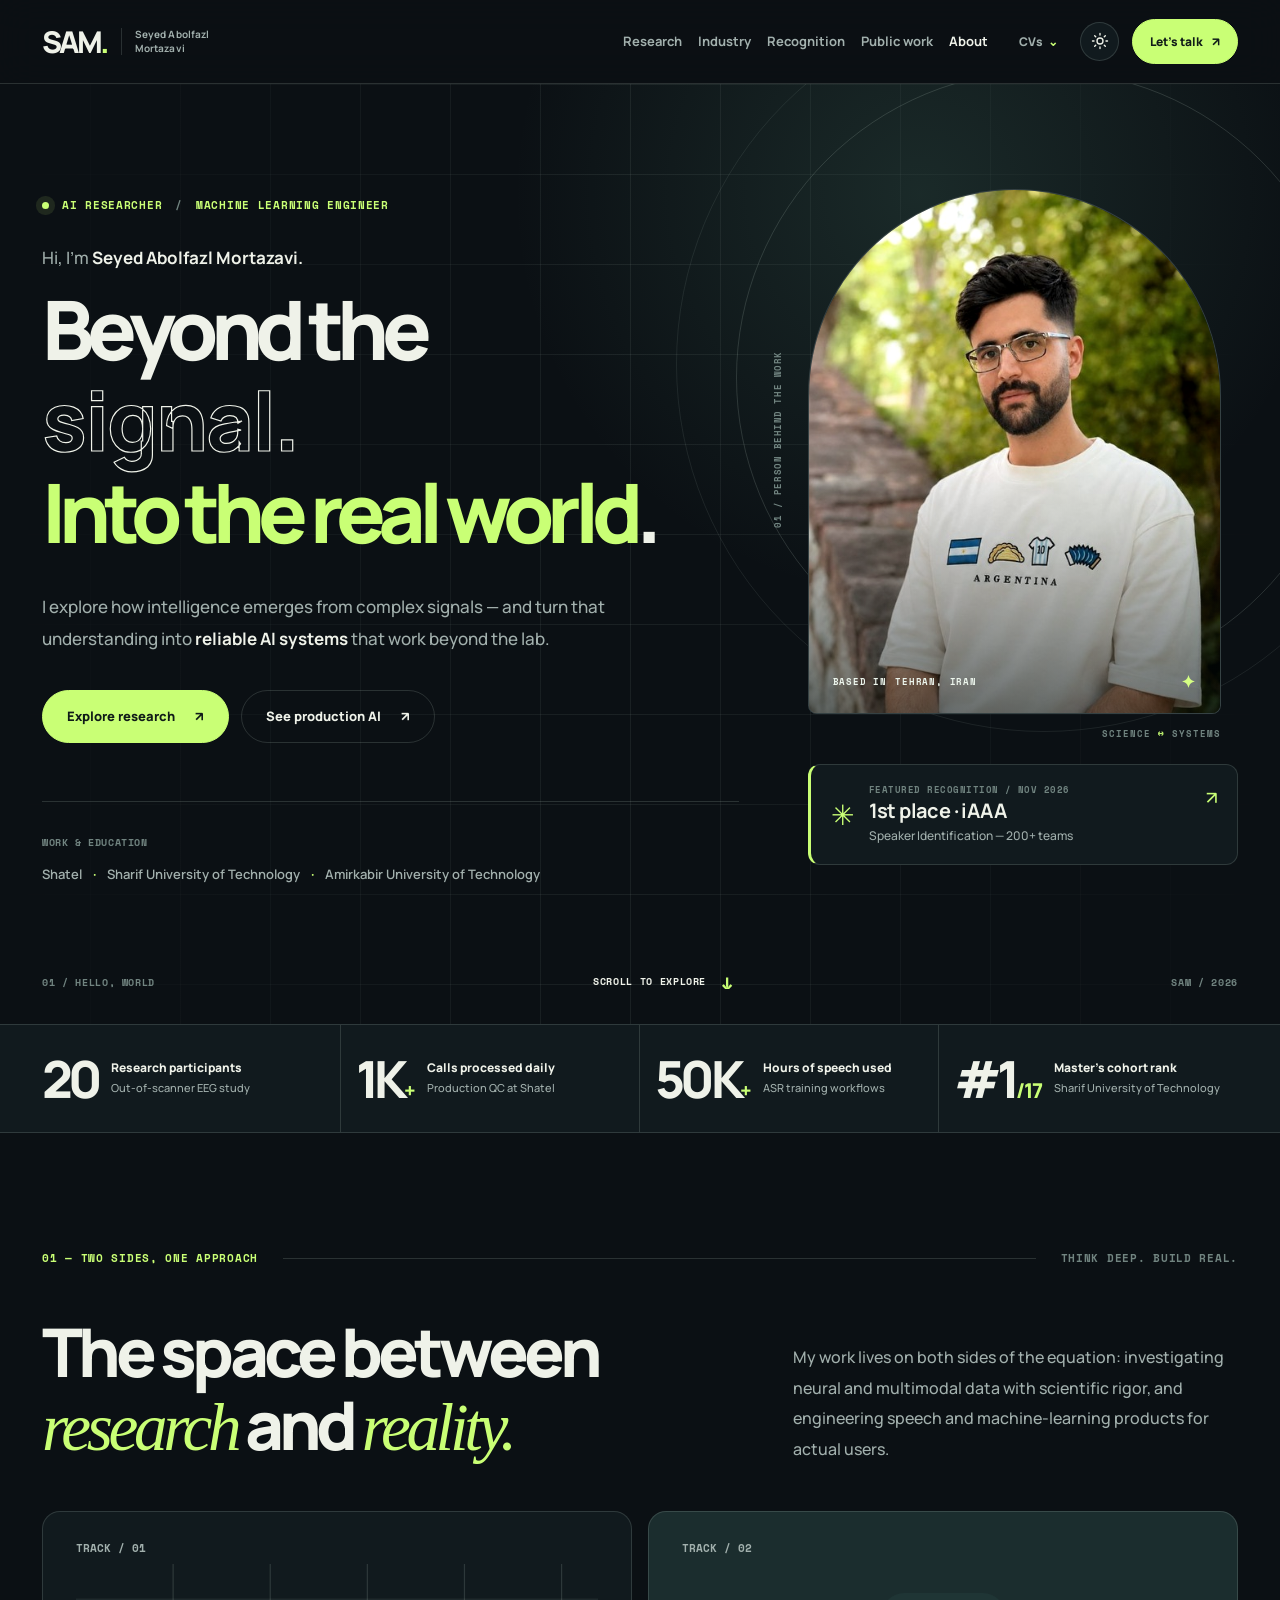
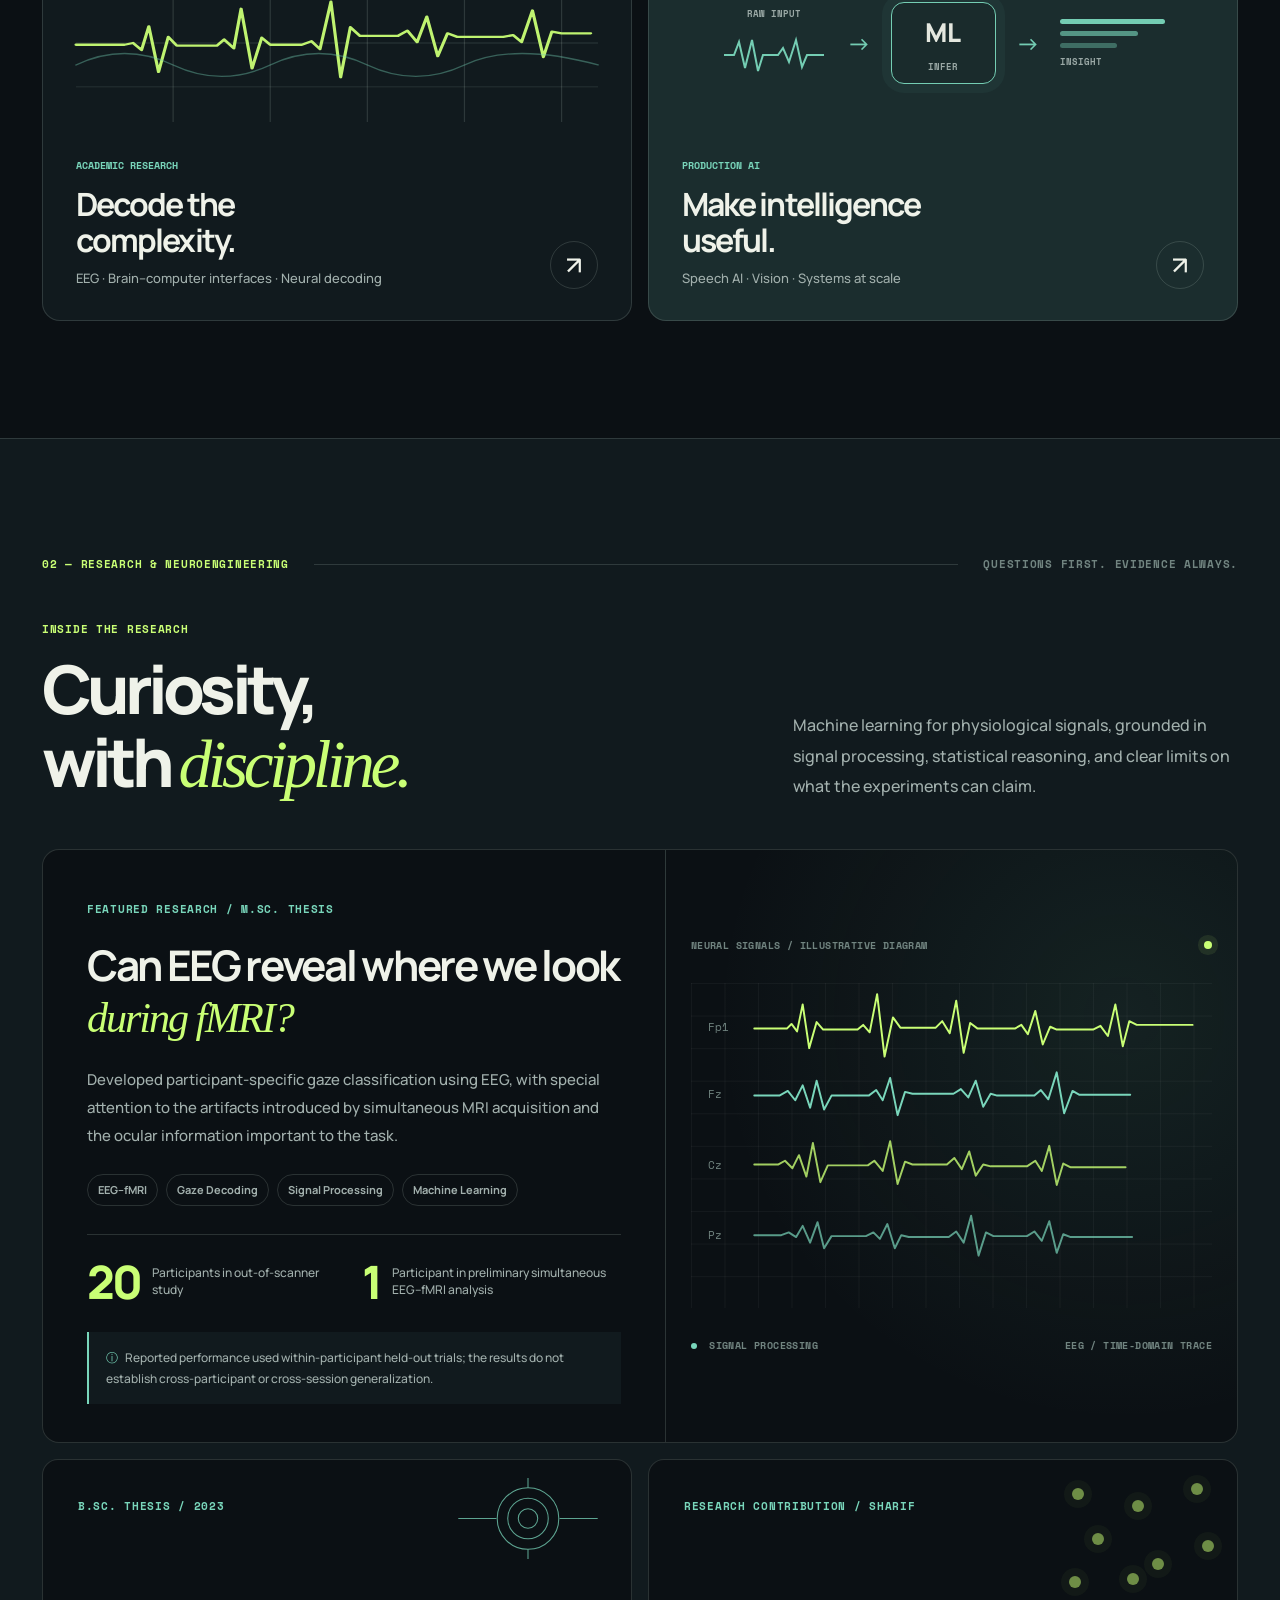
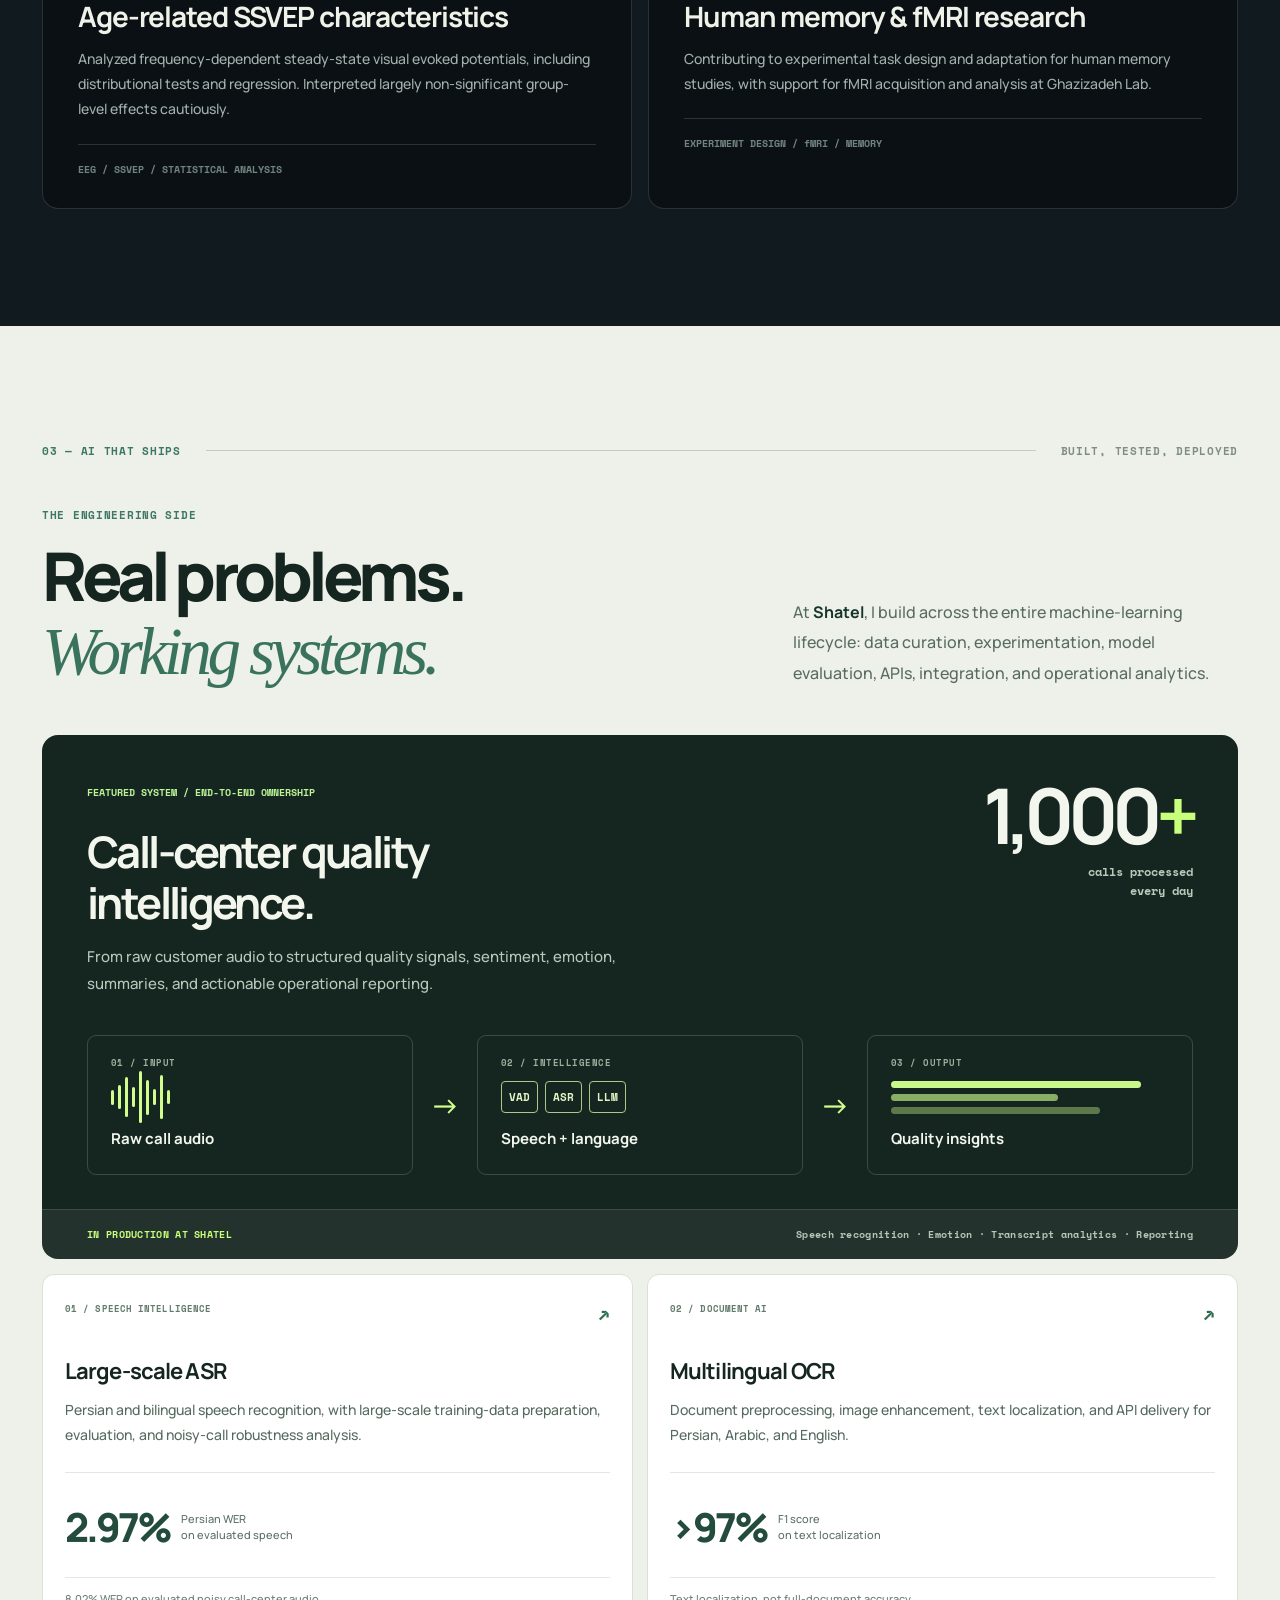
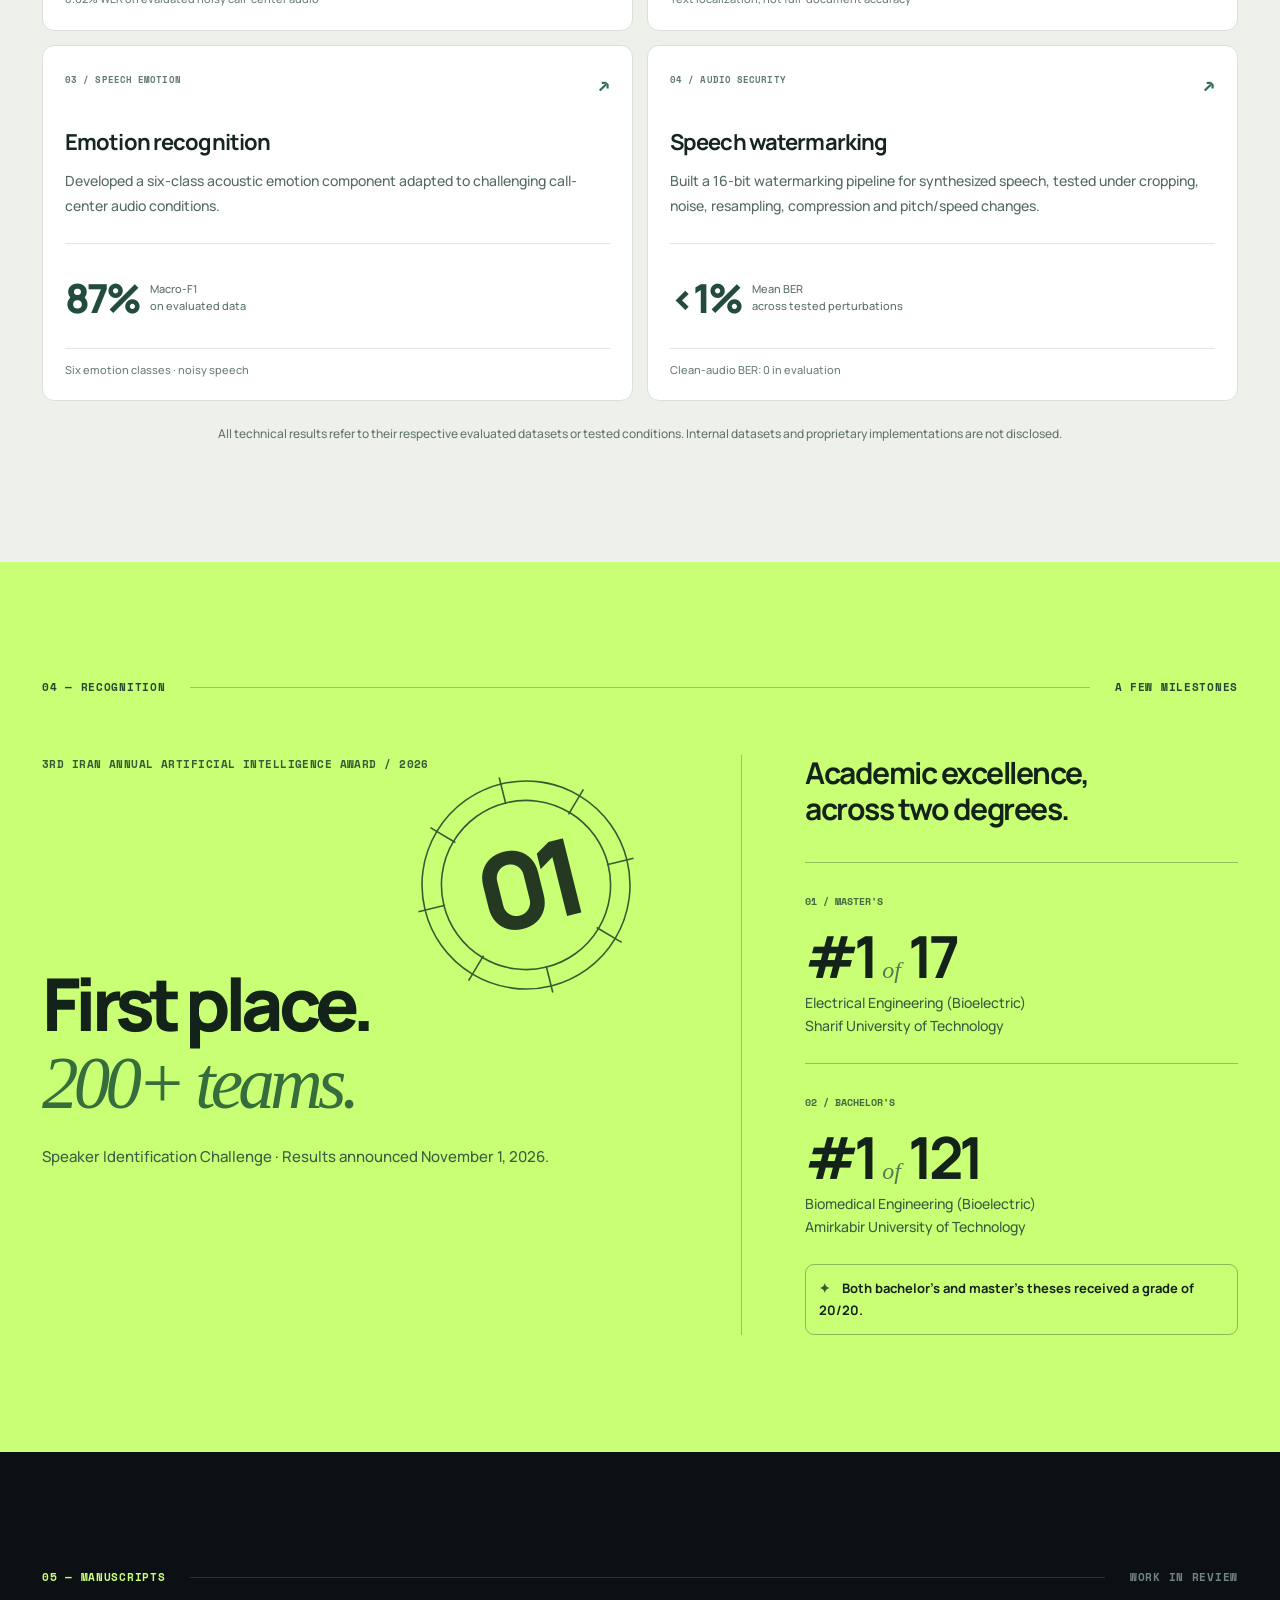
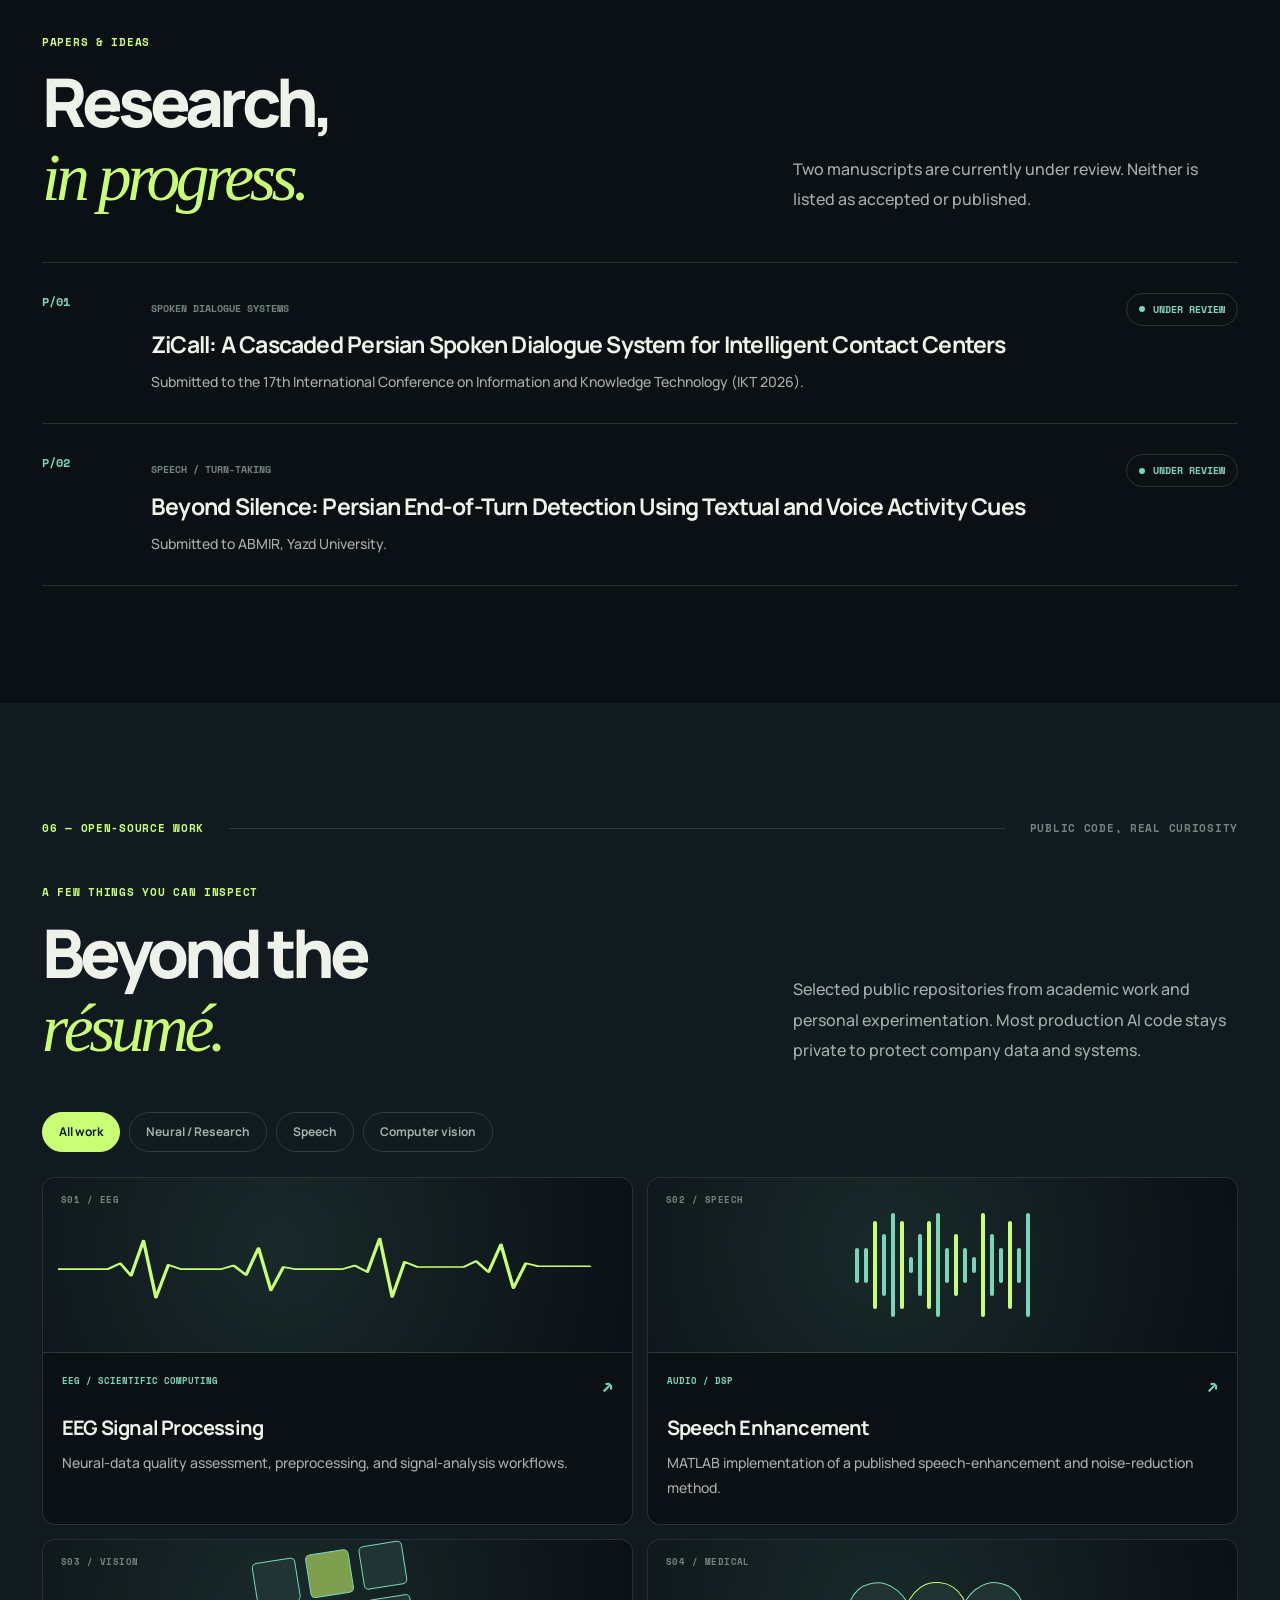
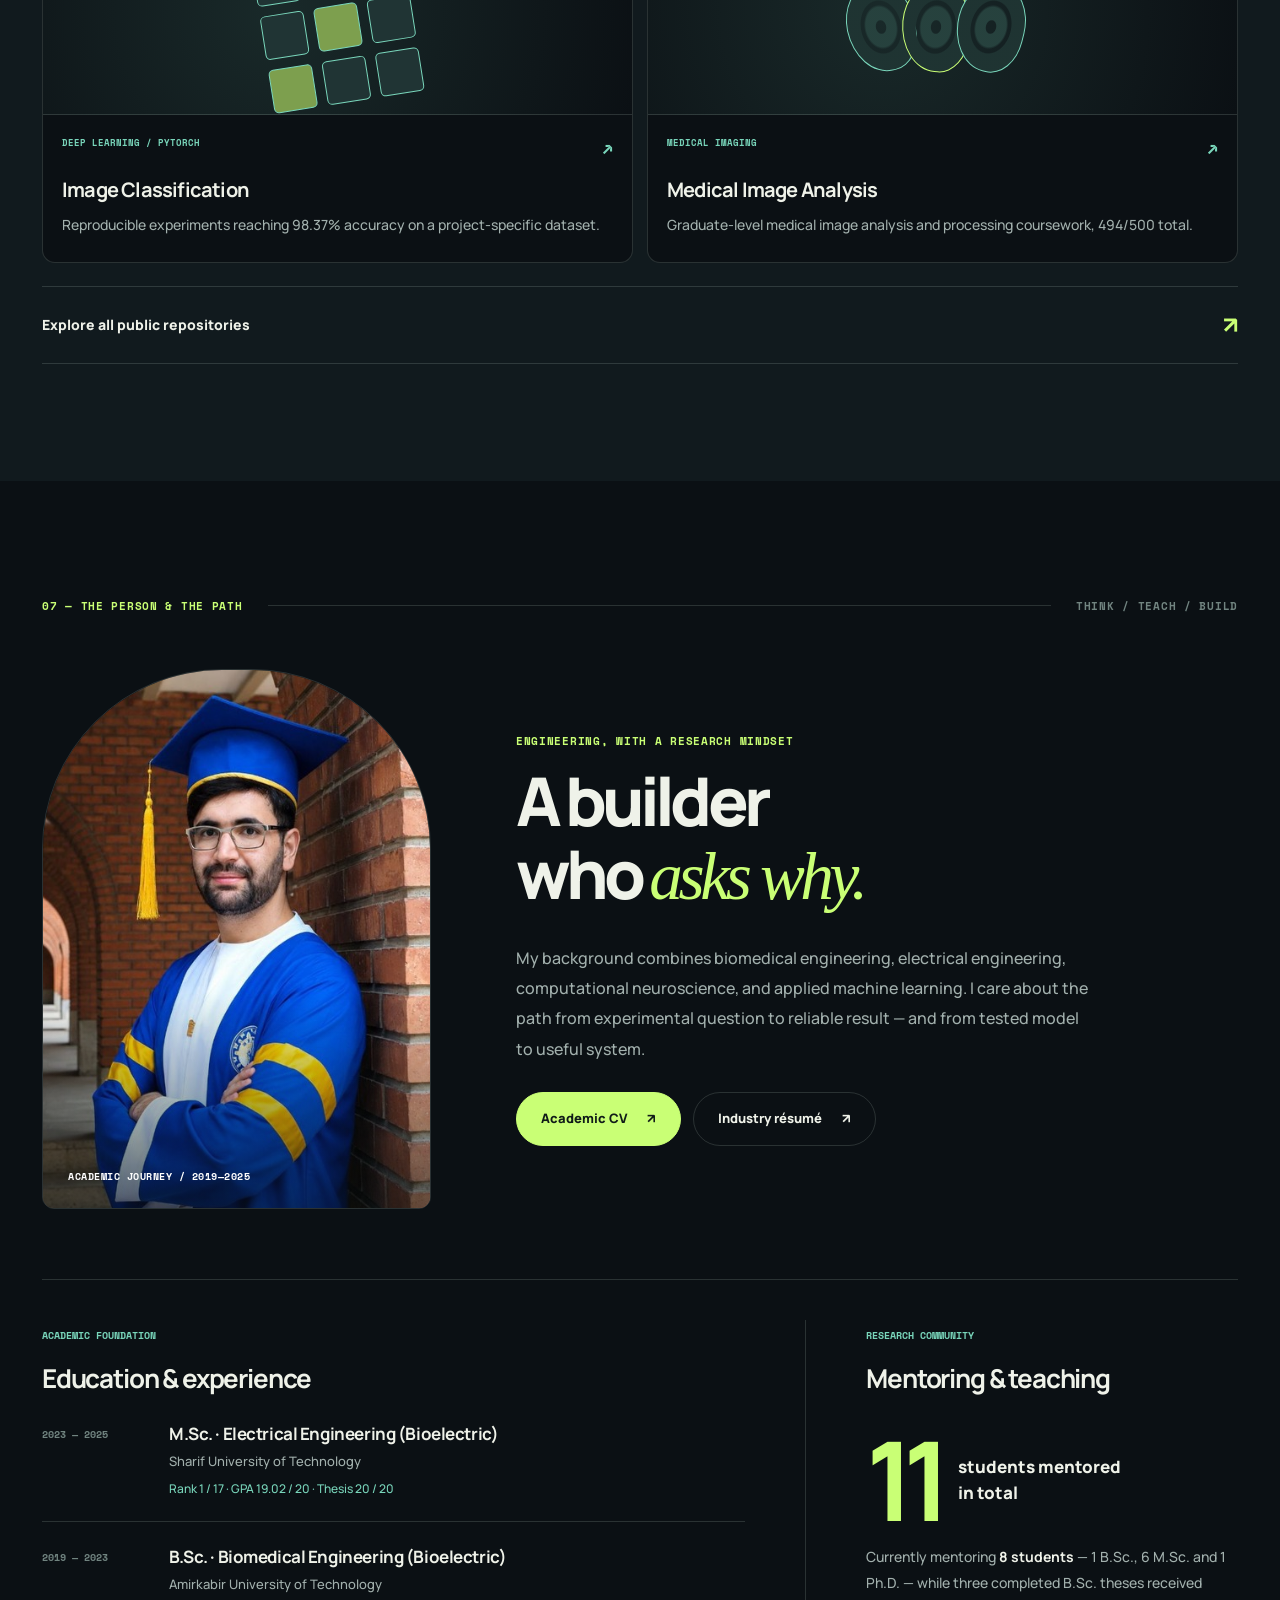
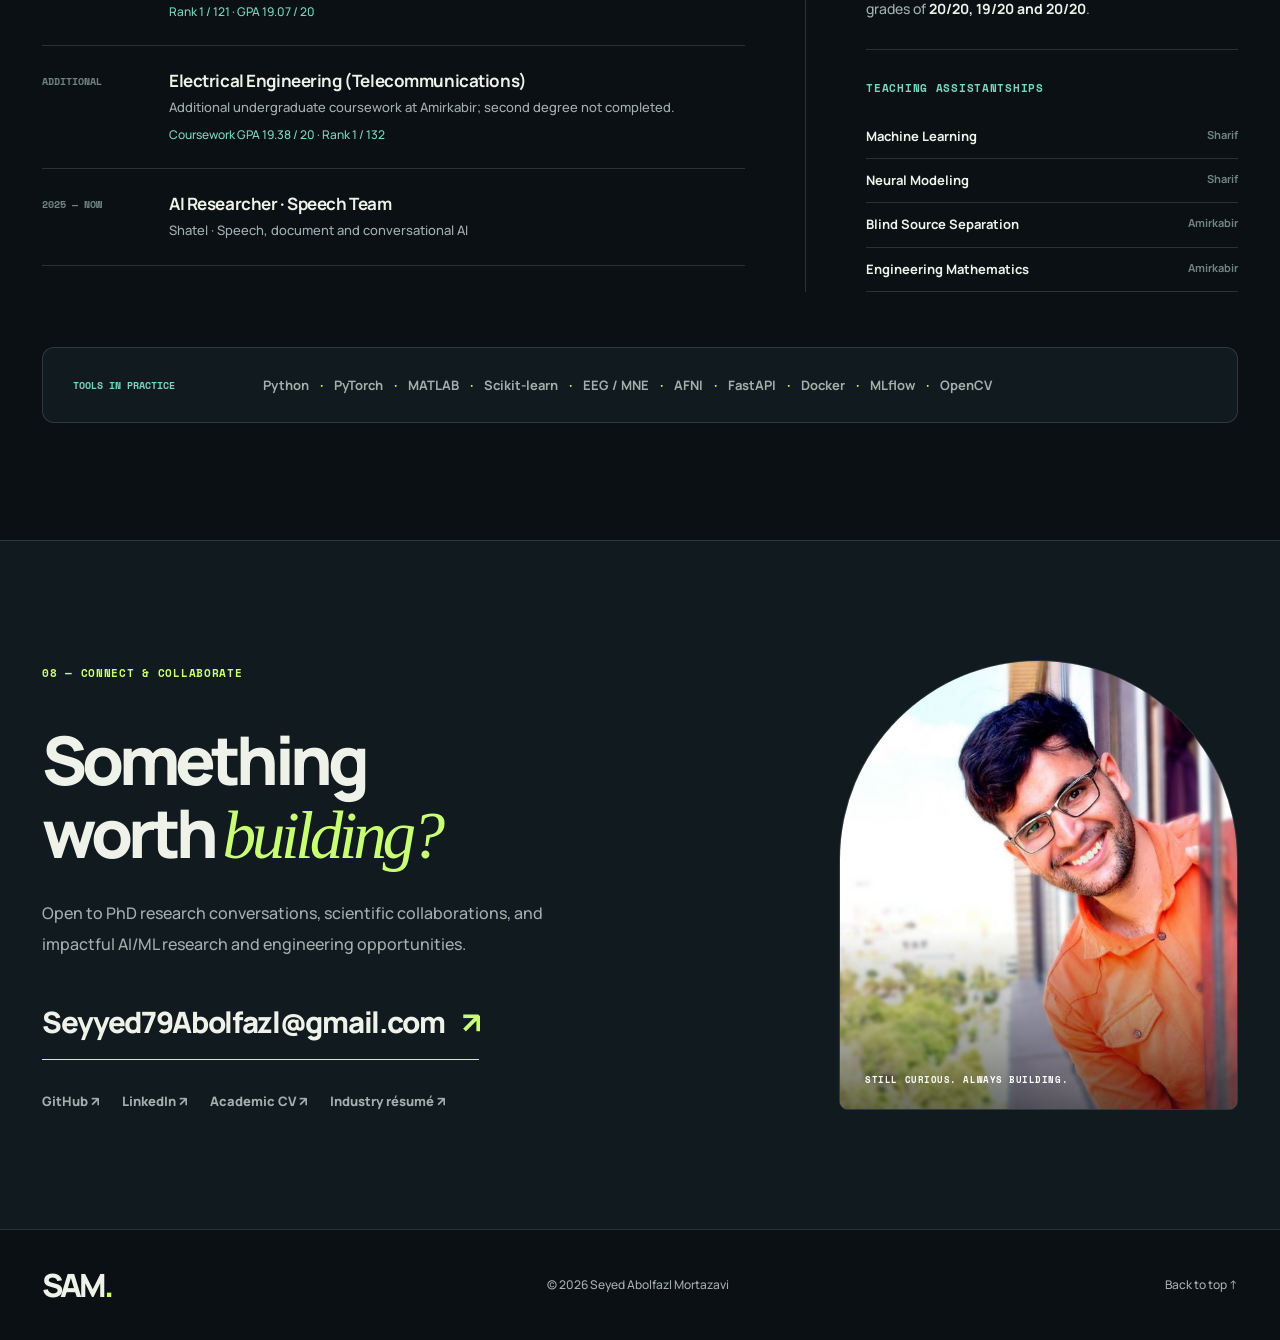
<file: index.html>
<!doctype html>
<html lang="en" data-theme="dark">
<head>
  <meta charset="utf-8">
  <meta name="viewport" content="width=device-width, initial-scale=1">
  <meta name="color-scheme" content="dark light">
  <meta name="theme-color" content="#0b1014">
  <title>Seyed Abolfazl Mortazavi — AI Researcher & ML Engineer</title>
  <meta name="description" content="Seyed Abolfazl Mortazavi — AI researcher and machine learning engineer combining EEG and computational neuroscience research with real-world speech AI, computer vision, and production ML at Shatel.">
  <meta name="author" content="Seyed Abolfazl Mortazavi">
  <meta name="keywords" content="Seyed Abolfazl Mortazavi, SAMortazavi, AI Researcher, Machine Learning, EEG, EEG-fMRI, BCI, Speech AI, ASR, Persian NLP, Shatel, Sharif University">
  <meta property="og:type" content="website">
  <meta property="og:title" content="Seyed Abolfazl Mortazavi — Research meets real-world AI">
  <meta property="og:description" content="From neural decoding and EEG–fMRI to production speech intelligence. Research and engineering, in one place.">
  <meta property="og:url" content="https://samortazavi.github.io/">
  <meta property="og:image" content="https://samortazavi.github.io/assets/images/portrait-hero.jpg">
  <meta name="twitter:card" content="summary_large_image">
  <link rel="canonical" href="https://samortazavi.github.io/">
  <link rel="icon" href="assets/favicon.svg" type="image/svg+xml">
  <link rel="preconnect" href="https://fonts.googleapis.com">
  <link rel="preconnect" href="https://fonts.gstatic.com" crossorigin>
  <link href="https://fonts.googleapis.com/css2?family=DM+Sans:wght@400;500;600;700&family=Manrope:wght@400;500;600;700;800&family=Space+Mono:wght@400;700&display=swap" rel="stylesheet">
  <link rel="stylesheet" href="styles.css">
  <script type="application/ld+json">{"@context":"https://schema.org","@type":"Person","name":"Seyed Abolfazl Mortazavi","url":"https://samortazavi.github.io/","jobTitle":"AI Researcher and Machine Learning Engineer","alumniOf":[{"@type":"CollegeOrUniversity","name":"Sharif University of Technology"},{"@type":"CollegeOrUniversity","name":"Amirkabir University of Technology"}],"worksFor":{"@type":"Organization","name":"Shatel"},"sameAs":["https://github.com/SAMortazavi","https://www.linkedin.com/in/SAMortazavi"]}</script>
  <script src="script.js" defer></script>
</head>
<body>
  <a class="skip-link" href="#main">Skip to content</a>
  <div class="reading-progress" id="readingProgress" aria-hidden="true"></div>
  <header class="site-header" id="top">
    <div class="wrap header-layout">
      <a href="#top" class="brand" aria-label="SAM — Seyed Abolfazl Mortazavi, home">
        <span class="brand-mark">SAM<span>.</span></span>
        <span class="brand-copy">Seyed Abolfazl<br>Mortazavi</span>
      </a>
      <nav class="primary-nav" id="primaryNav" aria-label="Main navigation">
        <a href="#research">Research</a>
        <a href="#industry">Industry</a>
        <a href="#recognition">Recognition</a>
        <a href="#work">Public work</a>
        <a href="#about">About</a>
        <a class="mobile-cv-link" href="Resumes/Seyed_Abolfazl_Mortazavi_Academic_CV.pdf" target="_blank" rel="noopener">Academic CV ↗</a>
        <a class="mobile-cv-link" href="Resumes/Seyed_Abolfazl_Mortazavi_Resume.pdf" target="_blank" rel="noopener">Industry résumé ↗</a>
      </nav>
      <div class="header-actions">
        <details class="cv-dropdown"><summary>CVs <span aria-hidden="true">⌄</span></summary><div class="cv-dropdown-menu"><a href="Resumes/Seyed_Abolfazl_Mortazavi_Academic_CV.pdf" target="_blank" rel="noopener">Academic CV ↗</a><a href="Resumes/Seyed_Abolfazl_Mortazavi_Resume.pdf" target="_blank" rel="noopener">Industry résumé ↗</a></div></details>
        <button class="theme-toggle" id="themeToggle" type="button" aria-label="Switch to light theme" title="Toggle color theme"><svg viewBox="0 0 24 24" aria-hidden="true"><circle cx="12" cy="12" r="4"/><path d="M12 2v2m0 16v2M4.9 4.9l1.4 1.4m11.4 11.4 1.4 1.4M2 12h2m16 0h2M4.9 19.1l1.4-1.4M17.7 6.3l1.4-1.4"/></svg></button>
        <a class="nav-contact" href="#contact">Let's talk <span aria-hidden="true">↗</span></a>
        <button class="menu-toggle" id="menuToggle" type="button" aria-label="Open navigation" aria-controls="primaryNav" aria-expanded="false"><span></span><span></span></button>
      </div>
    </div>
  </header>
  <main id="main">
    <!-- 00 / Introduction -->
    <section class="hero" aria-labelledby="hero-heading">
      <div class="hero-grid-bg" aria-hidden="true"></div>
      <div class="wrap hero-layout">
        <div class="hero-main">
          <div class="hero-meta"><span class="pulse-dot" aria-hidden="true"></span> AI RESEARCHER <span class="meta-sep">/</span> MACHINE LEARNING ENGINEER</div>
          <p class="hero-name">Hi, I'm <strong>Seyed Abolfazl Mortazavi.</strong></p>
          <h1 id="hero-heading">Beyond the<br><span class="display-outline">signal.</span><br><span class="display-accent">Into the real world<span class="hero-full-stop">.</span></span></h1>
          <p class="hero-intro">I explore how intelligence emerges from complex signals — and turn that understanding into <strong>reliable AI systems</strong> that work beyond the lab.</p>
          <div class="hero-ctas">
            <a class="button button-bright" href="#research">Explore research <span aria-hidden="true">↗</span></a>
            <a class="button button-line" href="#industry">See production AI <span aria-hidden="true">↗</span></a>
          </div>
          <div class="affiliations"><span>WORK &amp; EDUCATION</span><p>Shatel <b>·</b> Sharif University of Technology <b>·</b> Amirkabir University of Technology</p></div>
        </div>
        <div class="hero-side">
          <div class="portrait-surround"><span class="portrait-coordinate" aria-hidden="true">01 / PERSON BEHIND THE WORK</span>
            <figure class="portrait-photo"><img src="assets/images/portrait-hero.jpg" width="640" height="640" fetchpriority="high" alt="Portrait of Seyed Abolfazl Mortazavi outdoors wearing glasses and a white shirt"><figcaption>BASED IN <strong>TEHRAN, IRAN</strong> <span class="tiny-star" aria-hidden="true">✦</span></figcaption></figure>
            <div class="portrait-footnote">SCIENCE <span>↔</span> SYSTEMS</div>
          </div>
          <a class="hero-award" href="#recognition" aria-label="First place at iAAA 2026 Speaker Identification, see recognition"><span class="award-glyph" aria-hidden="true">✳</span><span class="hero-award-text"><small>FEATURED RECOGNITION / NOV 2026</small><strong>1st place · iAAA</strong><span>Speaker Identification — 200+ teams</span></span><span class="award-arrow" aria-hidden="true">↗</span></a>
        </div>
      </div>
      <div class="wrap hero-bottom"><span>01 / HELLO, WORLD</span><a href="#evidence">SCROLL TO EXPLORE <span aria-hidden="true">↓</span></a><span class="hero-id">SAM / 2026</span></div>
    </section>

    <!-- Evidence without exaggeration -->
    <section class="evidence" id="evidence" aria-label="Selected facts and results">
      <div class="wrap evidence-grid">
        <div class="evidence-item"><strong>20</strong><div><b>Research participants</b><span>Out-of-scanner EEG study</span></div></div>
        <div class="evidence-item"><strong>1K<span>+</span></strong><div><b>Calls processed daily</b><span>Production QC at Shatel</span></div></div>
        <div class="evidence-item"><strong>50K<span>+</span></strong><div><b>Hours of speech used</b><span>ASR training workflows</span></div></div>
        <div class="evidence-item"><strong>#1<span>/17</span></strong><div><b>Master's cohort rank</b><span>Sharif University of Technology</span></div></div>
      </div>
    </section>

    <!-- Two connected disciplines -->
    <section class="bridge section-pad" aria-labelledby="bridge-title">
      <div class="wrap">
        <div class="eyebrow-row"><span class="section-num">01 — TWO SIDES, ONE APPROACH</span><span class="line-grow" aria-hidden="true"></span><span class="eyebrow-end">THINK DEEP. BUILD REAL.</span></div>
        <div class="bridge-top"><h2 id="bridge-title">The space between<br><em>research</em> and <em>reality.</em></h2><p>My work lives on both sides of the equation: investigating neural and multimodal data with scientific rigor, and engineering speech and machine-learning products for actual users.</p></div>
        <div class="bridge-cards">
          <a href="#research" class="bridge-card bridge-card-research"><span class="bridge-index">TRACK / 01</span><div class="bridge-art" aria-hidden="true"><svg viewBox="0 0 430 180" preserveAspectRatio="none"><g class="chart-guides"><path d="M0 40H430M0 90H430M0 140H430"/><path d="M80 0V180M160 0V180M240 0V180M320 0V180M400 0V180"/></g><path class="chart-wave" d="M0 92h40l7-2 7 8 6-27 8 52 8-40 7 10h33l6-7 8 10 6-45 9 68 8-35 7 8h26l8-4 7 9 9-54 8 86 8-57 8 10h31l8-6 8 13 8-29 9 45 8-26 8 4h38l8-2 7 8 9-36 9 53 7-29 8 2h24"/><path class="chart-wave chart-wave-2" d="M0 115q40-26 80 0t80 0t80 0t80 0t110 0"/></svg></div><div class="bridge-card-bottom"><div><span>ACADEMIC RESEARCH</span><h3>Decode the<br>complexity.</h3><p>EEG · Brain–computer interfaces · Neural decoding</p></div><span class="big-arrow" aria-hidden="true">↗</span></div></a>
          <a href="#industry" class="bridge-card bridge-card-industry"><span class="bridge-index">TRACK / 02</span><div class="bridge-art pipeline-mini" aria-hidden="true"><div><span class="mini-visual-label">RAW INPUT</span><svg viewBox="0 0 100 46"><path d="M0 23h10l5-13 6 26 7-28 6 31 5-16h15l5-7 6 14 7-22 6 27 5-12h17"/></svg></div><i>→</i><div class="mini-ai-chip"><span>ML</span><small>INFER</small></div><i>→</i><div class="mini-result"><span></span><span></span><span></span><small>INSIGHT</small></div></div><div class="bridge-card-bottom"><div><span>PRODUCTION AI</span><h3>Make intelligence<br>useful.</h3><p>Speech AI · Vision · Systems at scale</p></div><span class="big-arrow" aria-hidden="true">↗</span></div></a>
        </div>
      </div>
    </section>

    <!-- Research -->
    <section class="research section-pad" id="research" aria-labelledby="research-heading">
      <div class="wrap">
        <div class="eyebrow-row"><span class="section-num">02 — RESEARCH & NEUROENGINEERING</span><span class="line-grow" aria-hidden="true"></span><span class="eyebrow-end">QUESTIONS FIRST. EVIDENCE ALWAYS.</span></div>
        <div class="section-heading"><div><p class="overline">INSIDE THE RESEARCH</p><h2 id="research-heading">Curiosity,<br>with <em>discipline.</em></h2></div><p>Machine learning for physiological signals, grounded in signal processing, statistical reasoning, and clear limits on what the experiments can claim.</p></div>
        <article class="research-feature">
          <div class="research-copy"><span class="tiny-label">FEATURED RESEARCH / M.SC. THESIS</span><h3>Can EEG reveal where we look <em>during fMRI?</em></h3><p>Developed participant-specific gaze classification using EEG, with special attention to the artifacts introduced by simultaneous MRI acquisition and the ocular information important to the task.</p>
            <div class="feature-pills"><span>EEG–fMRI</span><span>Gaze Decoding</span><span>Signal Processing</span><span>Machine Learning</span></div>
            <div class="research-facts"><div><b>20</b><span>Participants in out-of-scanner study</span></div><div><b>1</b><span>Participant in preliminary simultaneous EEG–fMRI analysis</span></div></div>
            <p class="method-note"><span aria-hidden="true">ⓘ</span> Reported performance used within-participant held-out trials; the results do not establish cross-participant or cross-session generalization.</p>
          </div>
          <div class="research-viz" aria-label="Illustrative multi-channel EEG waveform diagram, not experimental data">
            <div class="viz-top"><span>NEURAL SIGNALS / ILLUSTRATIVE DIAGRAM</span><span class="viz-live-dot"></span></div>
            <svg class="eeg-screen" viewBox="0 0 560 350" preserveAspectRatio="xMidYMid meet" aria-hidden="true"><defs><pattern id="eegGrid" width="36" height="35" patternUnits="userSpaceOnUse"><path d="M36 0H0V35" fill="none" stroke="currentColor" stroke-opacity=".09" stroke-width="1"/></pattern></defs><rect width="560" height="350" fill="url(#eegGrid)"/><g class="eeg-labels"><text x="18" y="52">Fp1</text><text x="18" y="124">Fz</text><text x="18" y="200">Cz</text><text x="18" y="275">Pz</text></g><g class="eeg-lines"><path d="M68 49h35l5-5 6 8 6-29 7 47 8-28 7 8h37l6-5 7 8 8-41 8 67 9-42 8 11h38l7-7 8 13 7-35 8 56 7-32 8 6h40l7-4 7 10 8-25 8 36 8-19 7 3h39l8-4 8 11 8-34 8 45 7-27 8 4h60"/><path d="M68 121h27l9-5 8 10 8-16 8 24 7-29 8 31 8-15h40l8-6 7 11 8-24 8 40 8-25 8 2h44l8-5 8 9 8-18 8 28 8-14 7 2h40l7-6 8 10 9-29 8 44 9-24 7 4h55"/><path d="M68 195h26l7-4 8 8 7-14 8 23 7-36 8 42 8-18h43l7-5 9 11 8-32 8 46 8-24 8 3h37l8-7 8 12 8-19 7 26 8-12 8 2h39l9-6 7 11 8-27 8 42 7-23 8 4h59"/><path d="M68 271h29l8-3 8 5 7-12 8 18 8-22 7 28 8-13h37l8-4 7 7 8-16 8 26 7-14 8 2h43l8-6 8 12 8-29 8 43 8-25 8 4h36l8-5 8 10 8-21 8 34 7-20 8 3h66"/></g></svg>
            <div class="viz-footer"><span><i></i> SIGNAL PROCESSING</span><span>EEG / TIME-DOMAIN TRACE</span></div>
          </div>
        </article>
        <div class="research-small-grid">
          <article class="research-small"><span class="card-topline">B.SC. THESIS / 2023</span><div class="ring-drawing" aria-hidden="true"><svg viewBox="0 0 190 100"><circle cx="95" cy="50" r="38"/><circle cx="95" cy="50" r="25"/><circle cx="95" cy="50" r="12"/><path d="M9 50h47M134 50h47M95 0v12M95 88v12"/></svg></div><h3>Age-related SSVEP characteristics</h3><p>Analyzed frequency-dependent steady-state visual evoked potentials, including distributional tests and regression. Interpreted largely non-significant group-level effects cautiously.</p><span class="research-small-foot">EEG / SSVEP / STATISTICAL ANALYSIS</span></article>
          <article class="research-small"><span class="card-topline">RESEARCH CONTRIBUTION / SHARIF</span><div class="brain-nodes" aria-hidden="true"><span></span><span></span><span></span><span></span><span></span><span></span><span></span><span></span></div><h3>Human memory & fMRI research</h3><p>Contributing to experimental task design and adaptation for human memory studies, with support for fMRI acquisition and analysis at Ghazizadeh Lab.</p><span class="research-small-foot">EXPERIMENT DESIGN / fMRI / MEMORY</span></article>
        </div>
      </div>
    </section>

    <!-- Industry -->
    <section class="industry section-pad" id="industry" aria-labelledby="industry-heading">
      <div class="wrap">
        <div class="eyebrow-row eyebrow-dark"><span class="section-num">03 — AI THAT SHIPS</span><span class="line-grow" aria-hidden="true"></span><span class="eyebrow-end">BUILT, TESTED, DEPLOYED</span></div>
        <div class="section-heading industry-heading"><div><p class="overline">THE ENGINEERING SIDE</p><h2 id="industry-heading">Real problems.<br><em>Working systems.</em></h2></div><p>At <strong>Shatel</strong>, I build across the entire machine-learning lifecycle: data curation, experimentation, model evaluation, APIs, integration, and operational analytics.</p></div>
        <article class="industry-feature"><div class="industry-feature-top"><div><span class="industry-overline">FEATURED SYSTEM / END-TO-END OWNERSHIP</span><h3>Call-center quality<br>intelligence.</h3><p>From raw customer audio to structured quality signals, sentiment, emotion, summaries, and actionable operational reporting.</p></div><div class="industry-number"><strong>1,000<span>+</span></strong><p>calls processed<br>every day</p></div></div>
          <div class="production-flow" aria-label="Call-center AI system processing stages"><div class="flow-step"><span>01 / INPUT</span><div class="flow-wave" aria-hidden="true"><i></i><i></i><i></i><i></i><i></i><i></i><i></i><i></i><i></i></div><strong>Raw call audio</strong></div><span class="flow-join" aria-hidden="true">→</span><div class="flow-step"><span>02 / INTELLIGENCE</span><div class="flow-chips"><i>VAD</i><i>ASR</i><i>LLM</i></div><strong>Speech + language</strong></div><span class="flow-join" aria-hidden="true">→</span><div class="flow-step"><span>03 / OUTPUT</span><div class="flow-output" aria-hidden="true"><i></i><i></i><i></i></div><strong>Quality insights</strong></div></div>
          <div class="industry-feature-bottom"><span>IN PRODUCTION AT SHATEL</span><span>Speech recognition · Emotion · Transcript analytics · Reporting</span></div>
        </article>
        <div class="industry-cards">
          <article class="industry-card"><div class="industry-card-header"><span>01 / SPEECH INTELLIGENCE</span><span aria-hidden="true">↗</span></div><h3>Large-scale ASR</h3><p>Persian and bilingual speech recognition, with large-scale training-data preparation, evaluation, and noisy-call robustness analysis.</p><div class="industry-card-measure"><strong>2.97%</strong><span>Persian WER<br>on evaluated speech</span></div><div class="industry-card-foot">8.02% WER on evaluated noisy call-center audio</div></article>
          <article class="industry-card"><div class="industry-card-header"><span>02 / DOCUMENT AI</span><span aria-hidden="true">↗</span></div><h3>Multilingual OCR</h3><p>Document preprocessing, image enhancement, text localization, and API delivery for Persian, Arabic, and English.</p><div class="industry-card-measure"><strong>&gt;97%</strong><span>F1 score<br>on text localization</span></div><div class="industry-card-foot">Text localization, not full-document accuracy</div></article>
          <article class="industry-card"><div class="industry-card-header"><span>03 / SPEECH EMOTION</span><span aria-hidden="true">↗</span></div><h3>Emotion recognition</h3><p>Developed a six-class acoustic emotion component adapted to challenging call-center audio conditions.</p><div class="industry-card-measure"><strong>87%</strong><span>Macro-F1<br>on evaluated data</span></div><div class="industry-card-foot">Six emotion classes · noisy speech</div></article>
          <article class="industry-card"><div class="industry-card-header"><span>04 / AUDIO SECURITY</span><span aria-hidden="true">↗</span></div><h3>Speech watermarking</h3><p>Built a 16-bit watermarking pipeline for synthesized speech, tested under cropping, noise, resampling, compression and pitch/speed changes.</p><div class="industry-card-measure"><strong>&lt;1%</strong><span>Mean BER<br>across tested perturbations</span></div><div class="industry-card-foot">Clean-audio BER: 0 in evaluation</div></article>
        </div>
        <p class="industry-disclaimer">All technical results refer to their respective evaluated datasets or tested conditions. Internal datasets and proprietary implementations are not disclosed.</p>
      </div>
    </section>

    <!-- Honors -->
    <section class="recognition section-pad" id="recognition" aria-labelledby="recognition-heading"><div class="wrap">
      <div class="eyebrow-row"><span class="section-num">04 — RECOGNITION</span><span class="line-grow" aria-hidden="true"></span><span class="eyebrow-end">A FEW MILESTONES</span></div>
      <div class="recognition-grid"><div class="recognition-main"><span class="recognition-kicker">3RD IRAN ANNUAL ARTIFICIAL INTELLIGENCE AWARD / 2026</span><div class="recognition-graphic" aria-hidden="true"><svg viewBox="0 0 210 210"><circle cx="105" cy="105" r="91"/><circle cx="105" cy="105" r="74"/><path d="M105 8v24m0 146v24M8 105h24m146 0h24M36 36l18 18m102 102 18 18M36 174l18-18m102-102 18-18"/></svg><span>01</span></div><h2 id="recognition-heading">First place.<br><em>200+ teams.</em></h2><p>Speaker Identification Challenge · Results announced November 1, 2026.</p></div>
      <div class="recognition-side"><h3>Academic excellence,<br>across two degrees.</h3><div class="rank-item"><span>01 / MASTER'S</span><strong>#1 <i>of</i> 17</strong><p>Electrical Engineering (Bioelectric)<br>Sharif University of Technology</p></div><div class="rank-item"><span>02 / BACHELOR'S</span><strong>#1 <i>of</i> 121</strong><p>Biomedical Engineering (Bioelectric)<br>Amirkabir University of Technology</p></div><div class="recognition-note"><span aria-hidden="true">✦</span>  Both bachelor's and master's theses received a grade of 20/20.</div></div></div>
    </div></section>

    <!-- Publications -->
    <section class="publications section-pad" id="publications" aria-labelledby="publications-heading"><div class="wrap"><div class="eyebrow-row"><span class="section-num">05 — MANUSCRIPTS</span><span class="line-grow" aria-hidden="true"></span><span class="eyebrow-end">WORK IN REVIEW</span></div>
      <div class="section-heading"><div><p class="overline">PAPERS & IDEAS</p><h2 id="publications-heading">Research,<br><em>in progress.</em></h2></div><p>Two manuscripts are currently under review. Neither is listed as accepted or published.</p></div>
      <div class="pub-list"><article class="pub-row"><span class="pub-num">P/01</span><div><span class="pub-type">SPOKEN DIALOGUE SYSTEMS</span><h3>ZiCall: A Cascaded Persian Spoken Dialogue System for Intelligent Contact Centers</h3><p>Submitted to the 17th International Conference on Information and Knowledge Technology (IKT 2026).</p></div><span class="review-status"><i></i> UNDER REVIEW</span></article><article class="pub-row"><span class="pub-num">P/02</span><div><span class="pub-type">SPEECH / TURN-TAKING</span><h3>Beyond Silence: Persian End-of-Turn Detection Using Textual and Voice Activity Cues</h3><p>Submitted to ABMIR, Yazd University.</p></div><span class="review-status"><i></i> UNDER REVIEW</span></article></div>
    </div></section>

    <!-- Selected public work -->
    <section class="work section-pad" id="work" aria-labelledby="work-heading"><div class="wrap"><div class="eyebrow-row"><span class="section-num">06 — OPEN-SOURCE WORK</span><span class="line-grow" aria-hidden="true"></span><span class="eyebrow-end">PUBLIC CODE, REAL CURIOSITY</span></div>
      <div class="section-heading"><div><p class="overline">A FEW THINGS YOU CAN INSPECT</p><h2 id="work-heading">Beyond the<br><em>résumé.</em></h2></div><p>Selected public repositories from academic work and personal experimentation. Most production AI code stays private to protect company data and systems.</p></div>
      <div class="project-filters" role="group" aria-label="Filter projects"><button type="button" class="project-filter active" data-filter="all" aria-pressed="true">All work</button><button type="button" class="project-filter" data-filter="research" aria-pressed="false">Neural / Research</button><button type="button" class="project-filter" data-filter="speech" aria-pressed="false">Speech</button><button type="button" class="project-filter" data-filter="vision" aria-pressed="false">Computer vision</button></div>
      <div class="project-grid">
        <a class="project-card" data-tags="research" href="https://github.com/SAMortazavi/EEG-Signal-Processing" target="_blank" rel="noopener noreferrer"><div class="project-art project-art-eeg" aria-hidden="true"><span class="art-sequence">S01 / EEG</span><svg viewBox="0 0 360 130" preserveAspectRatio="none"><path d="M0 70h32l8-8 7 17 8-48 8 78 8-45 8 6h26l8-5 8 13 8-37 8 58 8-32 8 3h30l8-5 8 9 8-46 8 80 8-48 8 7h30l8-8 8 15 8-38 8 60 8-34 8 4h33"/></svg></div><div class="project-info"><span>EEG / SCIENTIFIC COMPUTING <i aria-hidden="true">↗</i></span><h3>EEG Signal Processing</h3><p>Neural-data quality assessment, preprocessing, and signal-analysis workflows.</p></div></a>
        <a class="project-card" data-tags="speech" href="https://github.com/SAMortazavi/Speech-Enhancement-Algorithm" target="_blank" rel="noopener noreferrer"><div class="project-art project-art-speech" aria-hidden="true"><span class="art-sequence">S02 / SPEECH</span><div class="bar-spectrum"><i></i><i></i><i></i><i></i><i></i><i></i><i></i><i></i><i></i><i></i><i></i><i></i><i></i><i></i><i></i><i></i><i></i><i></i><i></i><i></i></div></div><div class="project-info"><span>AUDIO / DSP <i aria-hidden="true">↗</i></span><h3>Speech Enhancement</h3><p>MATLAB implementation of a published speech-enhancement and noise-reduction method.</p></div></a>
        <a class="project-card" data-tags="vision" href="https://github.com/SAMortazavi/Computational-Intelligence" target="_blank" rel="noopener noreferrer"><div class="project-art project-art-vision" aria-hidden="true"><span class="art-sequence">S03 / VISION</span><div class="vision-tiles"><i></i><i></i><i></i><i></i><i></i><i></i><i></i><i></i><i></i></div></div><div class="project-info"><span>DEEP LEARNING / PYTORCH <i aria-hidden="true">↗</i></span><h3>Image Classification</h3><p>Reproducible experiments reaching 98.37% accuracy on a project-specific dataset.</p></div></a>
        <a class="project-card" data-tags="vision research" href="https://github.com/SAMortazavi/Medical-Image-Analysis-and-Processing" target="_blank" rel="noopener noreferrer"><div class="project-art project-art-medical" aria-hidden="true"><span class="art-sequence">S04 / MEDICAL</span><div class="medical-slices"><i></i><i></i><i></i></div></div><div class="project-info"><span>MEDICAL IMAGING <i aria-hidden="true">↗</i></span><h3>Medical Image Analysis</h3><p>Graduate-level medical image analysis and processing coursework, 494/500 total.</p></div></a>
      </div>
      <a class="all-work-link" href="https://github.com/SAMortazavi?tab=repositories" target="_blank" rel="noopener noreferrer">Explore all public repositories <span aria-hidden="true">↗</span></a>
    </div></section>

    <!-- Story, education and mentorship -->
    <section class="about section-pad" id="about" aria-labelledby="about-heading"><div class="wrap"><div class="eyebrow-row"><span class="section-num">07 — THE PERSON & THE PATH</span><span class="line-grow" aria-hidden="true"></span><span class="eyebrow-end">THINK / TEACH / BUILD</span></div>
      <div class="about-top"><div class="about-photo"><img src="assets/images/graduation.jpg" alt="Seyed Abolfazl Mortazavi in blue graduation robes at university" loading="lazy" width="640" height="640"><span>ACADEMIC JOURNEY / 2019—2025</span></div><div class="about-body"><p class="overline">ENGINEERING, WITH A RESEARCH MINDSET</p><h2 id="about-heading">A builder<br>who <em>asks why.</em></h2><p>My background combines biomedical engineering, electrical engineering, computational neuroscience, and applied machine learning. I care about the path from experimental question to reliable result — and from tested model to useful system.</p><div class="about-cv-links"><a class="button button-bright" href="Resumes/Seyed_Abolfazl_Mortazavi_Academic_CV.pdf" target="_blank" rel="noopener">Academic CV <span aria-hidden="true">↗</span></a><a class="button button-line" href="Resumes/Seyed_Abolfazl_Mortazavi_Resume.pdf" target="_blank" rel="noopener">Industry résumé <span aria-hidden="true">↗</span></a></div></div></div>
      <div class="about-details"><div class="education-block"><div class="block-heading"><span>ACADEMIC FOUNDATION</span><h3>Education & experience</h3></div><div class="edu-item"><span>2023 — 2025</span><div><h4>M.Sc. · Electrical Engineering (Bioelectric)</h4><p>Sharif University of Technology</p><small>Rank 1 / 17 · GPA 19.02 / 20 · Thesis 20 / 20</small></div></div><div class="edu-item"><span>2019 — 2023</span><div><h4>B.Sc. · Biomedical Engineering (Bioelectric)</h4><p>Amirkabir University of Technology</p><small>Rank 1 / 121 · GPA 19.07 / 20</small></div></div><div class="edu-item"><span>ADDITIONAL</span><div><h4>Electrical Engineering (Telecommunications)</h4><p>Additional undergraduate coursework at Amirkabir; second degree not completed.</p><small>Coursework GPA 19.38 / 20 · Rank 1 / 132</small></div></div><div class="edu-item"><span>2025 — NOW</span><div><h4>AI Researcher · Speech Team</h4><p>Shatel · Speech, document and conversational AI</p></div></div></div>
      <div class="mentoring-block"><div class="block-heading"><span>RESEARCH COMMUNITY</span><h3>Mentoring & teaching</h3></div><div class="mentor-hero"><strong>11</strong><span>students mentored<br>in total</span></div><p>Currently mentoring <strong>8 students</strong> — 1 B.Sc., 6 M.Sc. and 1 Ph.D. — while three completed B.Sc. theses received grades of <strong>20/20, 19/20 and 20/20</strong>.</p><div class="mentor-divider"></div><span class="tiny-label">TEACHING ASSISTANTSHIPS</span><ul class="ta-list"><li>Machine Learning <span>Sharif</span></li><li>Neural Modeling <span>Sharif</span></li><li>Blind Source Separation <span>Amirkabir</span></li><li>Engineering Mathematics <span>Amirkabir</span></li></ul></div></div>
      <div class="skills-strip"><span>TOOLS IN PRACTICE</span><p>Python <i>·</i> PyTorch <i>·</i> MATLAB <i>·</i> Scikit-learn <i>·</i> EEG / MNE <i>·</i> AFNI <i>·</i> FastAPI <i>·</i> Docker <i>·</i> MLflow <i>·</i> OpenCV</p></div>
    </div></section>

    <!-- Contact -->
    <section class="contact section-pad" id="contact" aria-labelledby="contact-heading"><div class="wrap contact-grid"><div class="contact-content"><span class="section-num">08 — CONNECT & COLLABORATE</span><h2 id="contact-heading">Something<br>worth <em>building?</em></h2><p>Open to PhD research conversations, scientific collaborations, and impactful AI/ML research and engineering opportunities.</p><a class="email-link" href="mailto:Seyyed79Abolfazl@gmail.com">Seyyed79Abolfazl@gmail.com <span aria-hidden="true">↗</span></a><div class="contact-social"><a href="https://github.com/SAMortazavi" target="_blank" rel="noopener noreferrer">GitHub ↗</a><a href="https://www.linkedin.com/in/SAMortazavi" target="_blank" rel="noopener noreferrer">LinkedIn ↗</a><a href="Resumes/Seyed_Abolfazl_Mortazavi_Academic_CV.pdf" target="_blank" rel="noopener">Academic CV ↗</a><a href="Resumes/Seyed_Abolfazl_Mortazavi_Resume.pdf" target="_blank" rel="noopener">Industry résumé ↗</a></div></div><div class="contact-image"><img src="assets/images/portrait-contact.jpg" alt="Seyed Abolfazl Mortazavi smiling outdoors" loading="lazy" width="640" height="640"><span>STILL CURIOUS. ALWAYS BUILDING.</span></div></div></section>
  </main>
  <footer class="site-footer"><div class="wrap footer-layout"><a href="#top" class="footer-brand">SAM<span>.</span></a><span>© <span id="currentYear">2026</span> Seyed Abolfazl Mortazavi</span><a href="#top">Back to top ↑</a></div></footer>
</body>
</html>
</file>
<file: styles.css>
/* SAM / Signature Portfolio 2026 — static, responsive, accessible */
:root{--bg:#0b1014;--surface:#111a1e;--surface-2:#172227;--text:#eff2e9;--muted:#a2b0ad;--faint:#718480;--border:rgba(219,240,226,.15);--accent:#c9ff75;--teal:#79d6bb;--accent-ink:#101b18;--cream:#f0f2e9;--serif:Georgia,'Times New Roman',serif;--sans:'Manrope','DM Sans',Arial,sans-serif;--mono:'Space Mono','Courier New',monospace;--radius:20px}
html[data-theme=light]{--bg:#f5f5ef;--surface:#fff;--surface-2:#eaeee7;--text:#18251e;--muted:#4e625b;--faint:#697d73;--border:rgba(23,39,31,.17);--accent:#315e37;--teal:#196e5a;--accent-ink:#fff}
*{box-sizing:border-box}html{scroll-behavior:smooth;scroll-padding-top:100px}body{margin:0;background:var(--bg);color:var(--text);font-family:var(--sans);font-weight:500;line-height:1.65;overflow-x:hidden;-webkit-font-smoothing:antialiased}::selection{background:var(--accent);color:var(--accent-ink)}a{color:inherit;text-decoration:none}button{font:inherit;color:inherit}button,a{-webkit-tap-highlight-color:transparent}a:focus-visible,button:focus-visible{outline:2px solid var(--teal);outline-offset:4px}img,svg{display:block;max-width:100%}p,h1,h2,h3,h4,figure{margin:0}.wrap{width:min(100% - 84px,1330px);margin-inline:auto}.skip-link{position:fixed;top:-100px;left:18px;z-index:3000;padding:12px 18px;background:var(--accent);color:var(--accent-ink);border-radius:5px}.skip-link:focus{top:10px}.reading-progress{position:fixed;top:0;left:0;height:3px;width:0;background:var(--accent);z-index:2000;pointer-events:none}button{cursor:pointer}
/* Navigation */
.site-header{position:sticky;top:0;z-index:1000;height:84px;background:color-mix(in srgb,var(--bg) 91%,transparent);border-bottom:1px solid var(--border);backdrop-filter:blur(18px);-webkit-backdrop-filter:blur(18px)}.header-layout{height:100%;display:flex;align-items:center;gap:40px}.brand{display:flex;align-items:center;gap:13px;flex-shrink:0}.brand-mark{font-size:30px;font-weight:800;letter-spacing:-.085em;line-height:1}.brand-mark span,.footer-brand span{color:var(--accent)}.brand-copy{border-left:1px solid var(--border);padding-left:13px;font-size:10px;line-height:1.35;font-weight:700;letter-spacing:.01em;color:var(--muted)}.primary-nav{display:flex;align-items:center;justify-content:center;gap:34px;margin-left:auto}.primary-nav a{color:var(--muted);font-size:13px;font-weight:700;transition:color .2s}.primary-nav a:hover,.primary-nav a.active{color:var(--text)}.header-actions{display:flex;align-items:center;gap:13px;margin-left:8px}.theme-toggle{display:grid;place-items:center;width:39px;height:39px;border:1px solid var(--border);border-radius:50%;background:var(--surface);transition:transform .2s,border-color .2s}.theme-toggle:hover{transform:rotate(30deg);border-color:var(--teal)}.theme-toggle svg{width:18px;height:18px;stroke:currentColor;fill:none;stroke-width:1.8;stroke-linecap:round}.nav-contact{font-size:12px;font-weight:800;border:1px solid var(--accent);background:var(--accent);color:var(--accent-ink);padding:12px 17px;border-radius:999px;white-space:nowrap;transition:transform .2s}.nav-contact:hover{transform:translateY(-2px)}.nav-contact span{margin-left:7px}.menu-toggle{display:none;width:42px;height:42px;border:1px solid var(--border);background:var(--surface);border-radius:50%;align-items:center;justify-content:center;position:relative}.menu-toggle span{position:absolute;width:18px;height:1.5px;background:var(--text);transition:transform .2s}.menu-toggle span:first-child{transform:translateY(-4px)}.menu-toggle span:last-child{transform:translateY(4px)}.menu-toggle[aria-expanded=true] span:first-child{transform:rotate(45deg)}.menu-toggle[aria-expanded=true] span:last-child{transform:rotate(-45deg)}
/* Hero */
.hero{position:relative;overflow:hidden;isolation:isolate;padding-top:76px;background:var(--bg)}.hero-grid-bg{position:absolute;inset:0;z-index:-1;pointer-events:none;opacity:.52;background:linear-gradient(var(--border) 1px,transparent 1px),linear-gradient(90deg,var(--border) 1px,transparent 1px);background-size:90px 90px;mask-image:linear-gradient(90deg,transparent,black 48%,transparent)}.hero:before{content:'';position:absolute;top:-340px;right:-90px;width:900px;height:900px;background:radial-gradient(circle,rgba(102,170,143,.17),transparent 64%);z-index:-1}.hero-layout{display:grid;grid-template-columns:minmax(0,1.2fr) minmax(420px,.8fr);gap:60px;align-items:start}.hero-main{padding-top:37px}.hero-meta,.overline,.section-num,.eyebrow-end,.tiny-label,.card-topline{font:700 11px/1.5 var(--mono);letter-spacing:.065em}.hero-meta{display:flex;align-items:center;gap:13px;color:var(--accent);white-space:normal}.pulse-dot{height:7px;width:7px;flex:0 0 auto;border-radius:50%;background:var(--accent);box-shadow:0 0 0 6px color-mix(in srgb,var(--accent) 10%,transparent)}.meta-sep{color:var(--faint)}.hero-name{margin-top:30px;font-size:17px;color:var(--muted)}.hero-name strong{color:var(--text)}.hero h1{font-size:clamp(61px,6.3vw,103px);line-height:1.12;letter-spacing:-.085em;font-weight:800;margin-top:12px;max-width:820px}.display-outline {
  display: inline-block;
  color: transparent;
  -webkit-text-stroke: 1.2px var(--text);
  letter-spacing: -0.025em;
  padding-right: 0.04em;
}.display-accent{display:block;color:var(--accent);font-style:normal}.hero-full-stop{color:var(--text)}.hero-intro{color:var(--muted);font-size:17px;line-height:1.9;max-width:600px;margin-top:32px}.hero-intro strong{font-weight:700;color:var(--text)}.hero-ctas{display:flex;flex-wrap:wrap;gap:12px;margin-top:34px}.button{display:inline-flex;align-items:center;justify-content:center;gap:20px;padding:15px 24px;border-radius:999px;font-size:13px;font-weight:800;min-height:52px;transition:transform .25s,background .25s,border-color .25s;white-space:nowrap}.button:hover{transform:translateY(-3px)}.button-bright{background:var(--accent);color:var(--accent-ink);border:1px solid var(--accent)}.button-line{background:transparent;border:1px solid var(--border)}.button-line:hover{border-color:var(--accent)}.affiliations{margin-top:58px;padding-top:25px;border-top:1px solid var(--border)}.affiliations>span{font:700 10px var(--mono);color:var(--faint);letter-spacing:.06em}.affiliations p{font-size:13px;font-weight:600;color:var(--muted);margin-top:10px;line-height:1.8}.affiliations b{margin:0 8px;color:var(--accent)}
.hero-side{padding-top:12px;position:relative}.portrait-surround{position:relative;padding:17px 17px 0 34px}.portrait-surround:before,.portrait-surround:after{content:'';position:absolute;z-index:-1;border:1px solid var(--border);border-radius:50%;width:132%;aspect-ratio:1;top:-18%;left:-8%;pointer-events:none}.portrait-surround:after{width:158%;top:-31%;left:-21%;opacity:.58}.portrait-coordinate{display:block;position:absolute;top:46%;left:0;transform:translateX(-48%) rotate(-90deg);font:700 9px var(--mono);letter-spacing:.06em;color:var(--faint);white-space:nowrap}.portrait-photo{position:relative;height:560px;border-radius:210px 210px 9px 9px;overflow:hidden;border:1px solid var(--border);background:var(--surface-2)}.portrait-photo:after{content:'';position:absolute;inset:52% 0 0;pointer-events:none;background:linear-gradient(transparent,rgba(2,10,8,.58))}.portrait-photo img{width:100%;height:100%;object-fit:cover;object-position:center center;filter:saturate(.93) contrast(1.03)}.portrait-photo figcaption{position:absolute;z-index:1;bottom:19px;left:24px;right:24px;display:flex;align-items:center;gap:8px;font:700 9px var(--mono);letter-spacing:.09em;color:#ecf5ec}.portrait-photo figcaption strong{font-weight:700}.tiny-star{margin-left:auto;font-size:17px;color:#d5ff84}.portrait-footnote{text-align:right;color:var(--faint);font:700 9px var(--mono);letter-spacing:.11em;margin-top:13px}.portrait-footnote span{color:var(--accent)}.hero-award{position:relative;margin:24px 0 0 34px;padding:18px 20px;display:flex;gap:15px;align-items:center;background:var(--surface);border:1px solid var(--border);border-left:3px solid var(--accent);border-radius:12px;transition:transform .2s,border-color .2s}.hero-award:hover{transform:translateY(-3px);border-color:var(--accent)}.award-glyph{font-size:28px;line-height:1;color:var(--accent)}.hero-award-text{display:grid;gap:2px}.hero-award-text small{font:700 9px var(--mono);color:var(--faint);letter-spacing:.055em}.hero-award-text strong{font-size:20px;line-height:1.3;letter-spacing:-.03em}.hero-award-text>span{font-size:12px;color:var(--muted)}.award-arrow{margin-left:auto;align-self:flex-start;color:var(--accent);font-size:18px}.hero-bottom{display:flex;justify-content:space-between;align-items:center;padding:65px 0 27px;margin-top:16px;font:700 10px var(--mono);color:var(--faint);letter-spacing:.065em}.hero-bottom a{color:var(--text);transition:color .2s}.hero-bottom a:hover{color:var(--accent)}.hero-bottom a span{color:var(--accent);font-size:20px;vertical-align:middle;margin-left:8px}
/* Evidence band */
.evidence{border-block:1px solid var(--border);background:var(--surface)}.evidence-grid{display:grid;grid-template-columns:repeat(4,minmax(0,1fr))}.evidence-item{display:flex;align-items:center;gap:18px;padding:37px 23px;min-width:0;border-right:1px solid var(--border)}.evidence-item:first-child{padding-left:0}.evidence-item:last-child{border-right:0}.evidence-item>strong{font-size:clamp(42px,4.25vw,65px);line-height:1;letter-spacing:-.09em;font-weight:800;flex:0 0 auto}.evidence-item>strong span{font-size:.4em;letter-spacing:-.04em;color:var(--accent)}.evidence-item>div{display:flex;flex-direction:column;gap:3px;min-width:0}.evidence-item b{font-size:13px;line-height:1.4;font-weight:800}.evidence-item div span{color:var(--muted);font-size:12px;line-height:1.5}
/* Generic editorial structure */
.section-pad{padding:117px 0}.eyebrow-row{display:flex;align-items:center;gap:25px;color:var(--faint)}.section-num{color:var(--accent);white-space:nowrap}.line-grow{height:1px;flex:1;background:var(--border)}.eyebrow-end{color:var(--faint);white-space:nowrap}.bridge-top,.section-heading{display:grid;grid-template-columns:minmax(0,1.17fr) minmax(0,.83fr);gap:65px;align-items:end;margin:48px 0 47px}.bridge-top h2,.section-heading h2,.about-body h2,.contact h2{font-size:clamp(46px,5.25vw,79px);line-height:1.09;letter-spacing:-.073em;font-weight:800}.bridge-top h2 em,.section-heading h2 em,.about-body h2 em,.contact h2 em,.recognition h2 em{font-family:var(--serif);font-weight:400;letter-spacing:-.065em;color:var(--accent)}.bridge-top>p,.section-heading>p,.about-body>p:not(.overline){max-width:445px;justify-self:end;font-size:16px;color:var(--muted);line-height:1.9}.overline{color:var(--accent);margin-bottom:15px}
/* Interstitial two-track layout */
.bridge{background:var(--bg)}.bridge-cards{display:grid;grid-template-columns:1fr 1fr;gap:16px}.bridge-card{display:flex;flex-direction:column;min-height:410px;padding:28px 33px 31px;border:1px solid var(--border);border-radius:18px;overflow:hidden;position:relative;background:var(--surface);transition:transform .3s,border-color .3s}.bridge-card:hover{transform:translateY(-5px);border-color:var(--teal)}.bridge-card-industry{background:color-mix(in srgb,var(--teal) 10%,var(--surface))}.bridge-index{font:700 11px var(--mono);color:var(--muted)}.bridge-art{height:158px;display:flex;align-items:center;justify-content:center;margin-top:8px;opacity:.95}.bridge-art>svg{height:100%;width:100%;overflow:visible}.chart-guides path{stroke:var(--border);fill:none}.chart-wave{fill:none;stroke:var(--accent);stroke-width:2.6;stroke-linecap:round;stroke-linejoin:round}.chart-wave-2{stroke:var(--teal);stroke-width:1.5;opacity:.4}.bridge-card-bottom{display:flex;align-items:end;justify-content:space-between;gap:20px;margin-top:auto}.bridge-card-bottom div>span{font:700 10px var(--mono);color:var(--teal)}.bridge-card-bottom h3{font-size:clamp(30px,2.5vw,41px);line-height:1.13;letter-spacing:-.06em;margin:10px 0}.bridge-card-bottom p{color:var(--muted);font-size:13px;line-height:1.6}.big-arrow{border:1px solid var(--border);height:48px;width:48px;border-radius:50%;display:grid;place-items:center;font-size:25px;flex:0 0 auto;transition:background .2s,color .2s}.bridge-card:hover .big-arrow{background:var(--accent);color:var(--accent-ink)}.pipeline-mini{gap:20px;padding:12px}.pipeline-mini>div{flex:0 1 105px;display:grid;gap:10px;justify-items:center}.pipeline-mini>i{font-size:24px;color:var(--teal);font-style:normal}.mini-visual-label,.mini-ai-chip small,.mini-result small{font:700 9px var(--mono);color:var(--muted)}.pipeline-mini svg{width:100px;height:50px;stroke:var(--teal);stroke-width:2;fill:none}.mini-ai-chip{width:95px;height:82px;border:1px solid var(--teal);border-radius:13px;background:color-mix(in srgb,var(--teal) 9%,var(--surface));display:flex!important;flex-direction:column;align-items:center;justify-content:center;box-shadow:0 0 0 9px color-mix(in srgb,var(--teal) 5%,transparent)}.mini-ai-chip span{font:800 26px var(--sans)}.mini-result{width:95px;height:82px;display:flex!important;flex-direction:column;align-items:stretch!important;justify-content:center;gap:7px!important}.mini-result span{display:block;height:5px;background:var(--teal);border-radius:5px}.mini-result span:nth-child(2){width:75%;opacity:.65}.mini-result span:nth-child(3){width:55%;opacity:.4}
/* Research: disciplined science */
.research{background:var(--surface);border-top:1px solid var(--border)}.research-feature{display:grid;grid-template-columns:1fr .92fr;border:1px solid var(--border);border-radius:17px;overflow:hidden;background:var(--bg)}.research-copy{padding:44px 44px 38px}.tiny-label{color:var(--teal)}.research-copy h3{font-size:clamp(31px,3.3vw,49px);line-height:1.2;letter-spacing:-.055em;margin:20px 0 23px}.research-copy h3 em{color:var(--accent);font-family:var(--serif);font-weight:400;letter-spacing:-.05em}.research-copy>p:not(.method-note){max-width:560px;color:var(--muted);font-size:15px;line-height:1.85}.feature-pills{display:flex;gap:8px;flex-wrap:wrap;margin:24px 0 28px}.feature-pills span{border:1px solid var(--border);border-radius:999px;color:var(--muted);font-size:11px;font-weight:700;padding:6px 10px}.research-facts{display:grid;grid-template-columns:1fr 1fr;gap:17px;padding-top:24px;border-top:1px solid var(--border)}.research-facts div{display:grid;grid-template-columns:auto 1fr;gap:12px;align-items:center}.research-facts b{font-size:46px;font-weight:800;letter-spacing:-.07em;line-height:1;color:var(--accent)}.research-facts span{font-size:12px;line-height:1.4;color:var(--muted)}.method-note{margin-top:27px;padding:15px 17px;border-left:2px solid var(--teal);background:var(--surface);color:var(--muted);font-size:12px;line-height:1.75}.method-note span{color:var(--teal);margin-right:5px}.research-viz{padding:35px 25px;display:flex;flex-direction:column;justify-content:center;border-left:1px solid var(--border);background:radial-gradient(circle at 80% 28%,rgba(105,191,158,.1),transparent 65%)}.viz-top,.viz-footer{display:flex;align-items:center;justify-content:space-between;gap:10px;font:700 10px var(--mono);letter-spacing:.04em;color:var(--faint)}.viz-live-dot{width:8px;height:8px;border-radius:50%;background:var(--accent);box-shadow:0 0 0 6px color-mix(in srgb,var(--accent) 9%,transparent)}.eeg-screen{width:100%;margin:30px 0;min-height:260px}.eeg-labels{fill:var(--faint);font:12px var(--mono)}.eeg-lines path{fill:none;stroke:var(--accent);stroke-width:2.1;stroke-linejoin:round;stroke-linecap:round}.eeg-lines path:nth-child(2){stroke:var(--teal)}.eeg-lines path:nth-child(3){opacity:.8}.eeg-lines path:nth-child(4){stroke:var(--teal);opacity:.7}.viz-footer i{display:inline-block;width:6px;height:6px;margin-right:6px;background:var(--teal);border-radius:50%}.research-small-grid{display:grid;grid-template-columns:1fr 1fr;gap:16px;margin-top:16px}.research-small{position:relative;overflow:hidden;min-height:320px;background:var(--bg);border:1px solid var(--border);border-radius:16px;padding:31px 35px}.card-topline{color:var(--teal)}.research-small h3{position:relative;max-width:520px;font-size:28px;letter-spacing:-.04em;line-height:1.25;margin:82px 0 12px}.research-small p{position:relative;font-size:14px;color:var(--muted);line-height:1.8;max-width:570px}.research-small-foot{display:block;position:relative;border-top:1px solid var(--border);padding-top:17px;margin-top:22px;font:700 10px var(--mono);color:var(--faint)}.ring-drawing,.brain-nodes{position:absolute;right:26px;top:18px;width:154px;opacity:.75}.ring-drawing svg{width:100%;fill:none;stroke:var(--teal);stroke-width:1.3}.brain-nodes{height:105px}.brain-nodes span{width:12px;height:12px;background:var(--accent);opacity:.7;border-radius:50%;position:absolute;box-shadow:0 0 0 8px color-mix(in srgb,var(--accent) 8%,transparent)}.brain-nodes span:nth-child(1){top:10px;left:15px}.brain-nodes span:nth-child(2){top:55px;left:35px}.brain-nodes span:nth-child(3){top:22px;left:75px}.brain-nodes span:nth-child(4){top:80px;left:95px}.brain-nodes span:nth-child(5){top:5px;left:134px}.brain-nodes span:nth-child(6){top:62px;left:145px}.brain-nodes span:nth-child(7){top:98px;left:12px}.brain-nodes span:nth-child(8){top:95px;left:70px}
/* Industry gets its own editorial paper-colored surface */
.industry{background:#eef1e9;color:#152520}.industry .line-grow{background:rgba(20,40,32,.19)}.industry .section-num,.industry .overline{color:#3e7763}.industry .eyebrow-end{color:#7e8d85}.industry .section-heading h2 em{color:#39735d}.industry-heading>p{color:#596c62}.industry-heading strong{color:#17362b}.industry-feature{overflow:hidden;background:#152520;color:#f2f6ed;border-radius:16px}.industry-feature-top{display:flex;justify-content:space-between;align-items:start;gap:40px;padding:42px 45px 26px}.industry-overline{font:700 10px var(--mono);color:#bcf597}.industry-feature-top h3{margin-top:22px;font-size:clamp(33px,3.4vw,50px);line-height:1.18;letter-spacing:-.06em}.industry-feature-top p{max-width:585px;color:#b5c9bb;margin-top:15px;font-size:15px;line-height:1.8}.industry-number{text-align:right;flex-shrink:0}.industry-number strong{font-size:clamp(62px,6vw,90px);line-height:1;letter-spacing:-.09em}.industry-number strong span{color:#c8ff7b}.industry-number p{font:700 12px var(--mono);line-height:1.6;color:#b8cabc;margin-top:8px}.production-flow{margin:12px 45px 34px;display:grid;grid-template-columns:1fr auto 1fr auto 1fr;gap:17px;align-items:stretch}.flow-step{border:1px solid rgba(202,228,209,.2);padding:20px 23px 22px;border-radius:9px;min-height:140px}.flow-step>span{display:block;font:700 9px var(--mono);letter-spacing:.055em;color:#9ab29f}.flow-step>strong{font-size:15px;font-weight:700}.flow-join{align-self:center;color:#d3ff8d;font-size:30px}.flow-wave{display:flex;gap:4px;height:56px;align-items:center}.flow-wave i{background:#d1fc8e;width:3px;border-radius:5px;height:15px}.flow-wave i:nth-child(2){height:24px}.flow-wave i:nth-child(3){height:40px}.flow-wave i:nth-child(4){height:20px}.flow-wave i:nth-child(5){height:52px}.flow-wave i:nth-child(6){height:35px}.flow-wave i:nth-child(7){height:16px}.flow-wave i:nth-child(8){height:44px}.flow-wave i:nth-child(9){height:14px}.flow-chips{display:flex;gap:7px;height:56px;align-items:center}.flow-chips i{font:700 11px var(--mono);font-style:normal;padding:7px;border:1px solid #aaca8d;border-radius:4px;color:#e1f5c4}.flow-output{display:flex;flex-direction:column;gap:6px;height:56px;justify-content:center}.flow-output i{display:block;height:7px;background:#c8f88c;width:90%;border-radius:4px}.flow-output i:nth-child(2){width:60%;opacity:.65}.flow-output i:nth-child(3){width:75%;opacity:.4}.industry-feature-bottom{display:flex;gap:20px;justify-content:space-between;padding:17px 45px;background:rgba(250,255,245,.06);border-top:1px solid rgba(250,255,245,.12);font:700 10px var(--mono);letter-spacing:.03em;color:#b6c6b9}.industry-feature-bottom span:first-child{color:#c8ff7b}.industry-cards{display:grid;grid-template-columns:repeat(4,1fr);gap:14px;margin-top:15px}.industry-card{display:flex;flex-direction:column;min-height:368px;border-radius:12px;background:#fff;border:1px solid #d9e1d8;padding:27px 22px 22px}.industry-card-header{display:flex;justify-content:space-between;font:700 9px var(--mono);color:#627a6c;letter-spacing:.01em}.industry-card-header>span:last-child{font-size:19px;color:#2b6e50}.industry-card h3{font-size:22px;line-height:1.26;letter-spacing:-.04em;margin:28px 0 11px}.industry-card p{color:#566b60;font-size:13px;line-height:1.8;min-height:111px}.industry-card-measure{display:flex;align-items:center;gap:11px;margin-top:auto;padding-top:21px;border-top:1px solid #e3e8e1}.industry-card-measure strong{font-size:40px;font-weight:800;letter-spacing:-.075em;color:#234c3d;white-space:nowrap}.industry-card-measure span{font-size:11px;line-height:1.5;color:#5c7166}.industry-card-foot{border-top:1px solid #e3e8e1;margin-top:17px;padding-top:13px;font-size:11px;color:#6c8074;line-height:1.5}.industry-disclaimer{text-align:center;margin-top:23px;color:#63766b;font-size:12px;line-height:1.7}
/* Recognition: bold editorial strip */
.recognition{background:#c9ff75;color:#14231a}.recognition .section-num,.recognition .eyebrow-end{color:#27482f}.recognition .line-grow{background:rgba(24,49,28,.26)}.recognition-grid{display:grid;grid-template-columns:1fr .79fr;gap:70px;margin-top:60px}.recognition-main{position:relative;min-height:490px}.recognition-kicker{display:block;max-width:440px;font:700 11px/1.8 var(--mono);letter-spacing:.04em;color:#345c37}.recognition h2{margin-top:190px;font-size:clamp(51px,5.7vw,86px);line-height:1.05;font-weight:800;letter-spacing:-.078em;position:relative;z-index:1}.recognition h2 em{color:#356d3d}.recognition-main>p{font-size:15px;color:#3a5f42;margin-top:23px}.recognition-graphic{position:absolute;top:10px;right:4%;width:240px;height:240px;display:grid;place-items:center;opacity:.9;transform:rotate(-14deg)}.recognition-graphic svg{position:absolute;inset:0;width:100%;height:100%;fill:none;stroke:#274a2a;stroke-width:1.4}.recognition-graphic span{font-size:106px;font-weight:800;letter-spacing:-.1em}.recognition-side{border-left:1px solid rgba(24,49,28,.28);padding-left:63px}.recognition-side h3{font-size:30px;line-height:1.2;letter-spacing:-.05em;margin-bottom:35px}.rank-item{border-top:1px solid rgba(24,49,28,.3);padding:23px 0 26px}.rank-item>span{font:700 10px var(--mono);color:#416a41}.rank-item strong{display:block;font-size:58px;letter-spacing:-.08em;line-height:1.1;margin:11px 0 5px}.rank-item strong i{font-family:var(--serif);font-size:24px;color:#547a53;font-weight:400;letter-spacing:0}.rank-item p{font-size:14px;line-height:1.6;color:#3a5c40}.recognition-note{border:1px solid rgba(24,49,28,.34);border-radius:9px;padding:13px;font-size:13px;font-weight:700}.recognition-note span{color:#2b5e32;margin-right:9px}
/* Publications and projects */
.publications{background:var(--bg)}.pub-list{border-top:1px solid var(--border)}.pub-row{display:grid;grid-template-columns:85px 1fr auto;gap:24px;padding:30px 0;border-bottom:1px solid var(--border);align-items:start}.pub-num{font:700 12px var(--mono);color:var(--teal)}.pub-type{font:700 10px var(--mono);color:var(--faint)}.pub-row h3{max-width:900px;font-size:23px;line-height:1.4;letter-spacing:-.034em;margin-top:9px}.pub-row p{font-size:13px;color:var(--muted);margin-top:10px}.review-status{display:flex;align-items:center;gap:8px;border:1px solid var(--border);border-radius:999px;padding:8px 12px;font:700 10px var(--mono);color:var(--teal);white-space:nowrap}.review-status i{height:6px;width:6px;border-radius:50%;background:var(--teal)}
.work{background:var(--surface)}.project-filters{display:flex;flex-wrap:wrap;gap:9px;margin-bottom:25px}.project-filter{border:1px solid var(--border);border-radius:999px;padding:9px 16px;background:transparent;color:var(--muted);font-size:12px;font-weight:700;transition:background .2s,color .2s}.project-filter:hover,.project-filter.active{background:var(--accent);border-color:var(--accent);color:var(--accent-ink)}.project-grid{display:grid;grid-template-columns:repeat(4,1fr);gap:14px}.project-card{border:1px solid var(--border);background:var(--bg);border-radius:13px;overflow:hidden;display:flex;flex-direction:column;transition:border-color .25s,transform .25s}.project-card:hover{border-color:var(--teal);transform:translateY(-5px)}.project-card.filtered-out{display:none}.project-art{position:relative;height:185px;overflow:hidden;display:grid;place-items:center;border-bottom:1px solid var(--border);background:radial-gradient(circle at 40% 40%,color-mix(in srgb,var(--teal) 13%,var(--bg)),var(--bg))}.art-sequence{position:absolute;top:15px;left:18px;font:700 9px var(--mono);letter-spacing:.05em;color:var(--faint)}.project-art-eeg svg{width:95%;height:95px}.project-art-eeg svg path{fill:none;stroke:var(--accent);stroke-width:2.2;stroke-linecap:round;stroke-linejoin:round}.bar-spectrum{height:110px;display:flex;align-items:center;gap:5px}.bar-spectrum i{display:block;width:4px;height:32%;background:var(--teal);border-radius:4px}.bar-spectrum i:nth-child(3n){height:80%;background:var(--accent)}.bar-spectrum i:nth-child(4n){height:56%}.bar-spectrum i:nth-child(5n){height:95%}.bar-spectrum i:nth-child(7n){height:15%}.vision-tiles{display:grid;grid-template-columns:repeat(3,44px);gap:10px;transform:rotate(-9deg)}.vision-tiles i{display:block;height:44px;background:color-mix(in srgb,var(--teal) 14%,var(--surface));border:1px solid var(--teal);border-radius:5px}.vision-tiles i:nth-child(2),.vision-tiles i:nth-child(5),.vision-tiles i:nth-child(7){background:color-mix(in srgb,var(--accent) 60%,var(--bg))}.medical-slices{display:flex;align-items:center}.medical-slices i{width:68px;height:90px;border:1px solid var(--teal);background:radial-gradient(ellipse at center,transparent 10%,color-mix(in srgb,var(--teal) 25%,var(--bg)) 12% 32%,transparent 36% 42%,color-mix(in srgb,var(--teal) 18%,var(--bg)) 44%);border-radius:49% 51% 44% 56%;transform:rotate(-12deg);margin-left:-13px}.medical-slices i:nth-child(2){transform:rotate(5deg);border-color:var(--accent)}.medical-slices i:nth-child(3){transform:rotate(14deg)}.project-info{padding:21px 19px 24px}.project-info>span{display:flex;justify-content:space-between;font:700 9px var(--mono);color:var(--teal)}.project-info>span i{font-size:18px;font-style:normal}.project-info h3{font-size:20px;line-height:1.3;letter-spacing:-.04em;margin:15px 0 10px}.project-info p{font-size:12px;color:var(--muted);line-height:1.75}.all-work-link{display:flex;align-items:center;justify-content:space-between;margin-top:23px;padding:19px 0;border-block:1px solid var(--border);font-size:14px;font-weight:800}.all-work-link span{font-size:23px;color:var(--accent);transition:transform .2s}.all-work-link:hover span{transform:translate(3px,-3px)}
/* About, degrees, mentorship */
.about{background:var(--bg)}.about-top{display:grid;grid-template-columns:.7fr 1.3fr;gap:85px;align-items:center;margin-top:55px}.about-photo{position:relative;border-radius:180px 180px 12px 12px;overflow:hidden;max-height:540px;border:1px solid var(--border)}.about-photo:after,.contact-image:after{content:'';position:absolute;inset:60% 0 0;background:linear-gradient(transparent,rgba(7,12,10,.6));pointer-events:none}.about-photo img{width:100%;height:540px;object-fit:cover;object-position:center 28%}.about-photo>span{position:absolute;z-index:1;bottom:24px;left:25px;color:#fff;font:700 10px var(--mono);letter-spacing:.05em}.about-body>p:not(.overline){justify-self:auto;margin-top:29px;max-width:580px}.about-cv-links{display:flex;gap:12px;flex-wrap:wrap;margin-top:28px}.about-details{display:grid;grid-template-columns:1.3fr .8fr;gap:60px;margin-top:70px;border-top:1px solid var(--border);padding-top:40px}.block-heading>span{color:var(--teal);font:700 10px var(--mono)}.block-heading h3{font-size:26px;letter-spacing:-.045em;margin-top:10px}.edu-item{display:grid;grid-template-columns:110px 1fr;gap:17px;padding:23px 0;border-bottom:1px solid var(--border)}.edu-item>span{font:700 10px var(--mono);color:var(--faint);margin-top:5px}.edu-item h4{font-size:17px;line-height:1.4;letter-spacing:-.025em}.edu-item p{font-size:13px;color:var(--muted);margin-top:5px}.edu-item small{display:block;font-size:12px;color:var(--teal);margin-top:6px}.mentoring-block{border-left:1px solid var(--border);padding-left:60px}.mentor-hero{display:flex;align-items:center;gap:18px;margin:31px 0 15px}.mentor-hero strong{font-size:110px;line-height:.9;letter-spacing:-.1em;color:var(--accent)}.mentor-hero>span{font-size:17px;line-height:1.5;font-weight:800}.mentoring-block>p{font-size:14px;color:var(--muted);line-height:1.85}.mentoring-block>p strong{color:var(--text)}.mentor-divider{height:1px;background:var(--border);margin:27px 0 23px}.ta-list{list-style:none;padding:0;margin:15px 0 0}.ta-list li{display:flex;gap:10px;justify-content:space-between;padding:11px 0;border-bottom:1px solid var(--border);font-size:13px;font-weight:700}.ta-list li span{color:var(--faint);font-size:11px}.skills-strip{border:1px solid var(--border);border-radius:12px;padding:24px 30px;margin-top:55px;background:var(--surface);display:grid;grid-template-columns:170px 1fr;gap:20px;align-items:center}.skills-strip>span{font:700 10px var(--mono);color:var(--teal)}.skills-strip p{color:var(--muted);font-size:13px;font-weight:700;line-height:2}.skills-strip i{margin:0 8px;color:var(--accent);font-style:normal}
/* Contact */
.contact{background:var(--surface);border-top:1px solid var(--border);overflow:hidden}.contact-grid{display:grid;grid-template-columns:1.15fr .65fr;gap:92px;align-items:center}.contact h2{margin:38px 0 26px}.contact-content>p{font-size:16px;line-height:1.9;max-width:575px;color:var(--muted)}.email-link{display:flex;align-items:center;gap:17px;font-size:clamp(20px,2.3vw,31px);font-weight:800;letter-spacing:-.045em;width:fit-content;border-bottom:1px solid var(--accent);padding-bottom:12px;margin-top:39px;overflow-wrap:anywhere}.email-link span{color:var(--accent)}.contact-social{display:flex;gap:22px;flex-wrap:wrap;margin-top:31px}.contact-social a{font-size:13px;font-weight:800;color:var(--muted);transition:color .2s}.contact-social a:hover{color:var(--accent)}.contact-image{position:relative;height:450px;overflow:hidden;border-radius:225px 225px 10px 10px;border:1px solid var(--border)}.contact-image img{height:100%;width:100%;object-fit:cover;object-position:center}.contact-image>span{position:absolute;bottom:23px;left:25px;z-index:1;color:#fff;font:700 9px var(--mono);letter-spacing:.06em}
.site-footer{background:var(--bg);border-top:1px solid var(--border)}.footer-layout{min-height:110px;display:flex;align-items:center;gap:25px;justify-content:space-between}.footer-brand{font-size:32px;font-weight:800;letter-spacing:-.09em}.footer-layout>span,.footer-layout>a:last-child{font-size:12px;color:var(--muted)}.footer-layout>a:last-child:hover{color:var(--accent)}
/* Motion / subtle feedback */
@media(prefers-reduced-motion:no-preference){.bridge-card-research:hover .chart-wave{stroke-dasharray:14 4}.project-card:hover .project-art-eeg svg{transform:translateX(3px);transition:transform .4s}.pulse-dot{animation:pulse 3s infinite}@keyframes pulse{50%{box-shadow:0 0 0 9px color-mix(in srgb,var(--accent) 4%,transparent)}}.hero-side{animation:gentle-rise .9s ease-out both}@keyframes gentle-rise{from{opacity:0;transform:translateY(23px)}to{opacity:1;transform:translateY(0)}}}
/* Desktop intermediates */
@media(max-width:1280px){.header-layout{gap:23px}.primary-nav{gap:22px}.hero-layout{gap:35px;grid-template-columns:minmax(0,1.2fr) minmax(350px,.8fr)}.hero h1{font-size:clamp(57px,6.5vw,82px)}.portrait-photo{height:525px}.evidence-item{gap:12px;padding:28px 15px}.evidence-item:first-child{padding-left:0}.evidence-item>strong{font-size:clamp(40px,4vw,54px)}.evidence-item b{font-size:12px}.evidence-item div span{font-size:11px}.industry-cards{grid-template-columns:repeat(2,minmax(0,1fr))}.industry-card{min-height:310px}.industry-card p{min-height:auto;margin-bottom:25px}.project-grid{grid-template-columns:repeat(2,1fr)}.project-card .project-art{height:175px}}
@media(max-width:1020px){.wrap{width:min(100% - 48px,920px)}.site-header{height:76px}.primary-nav{display:none;position:absolute;top:76px;left:0;right:0;padding:18px 24px 25px;background:var(--bg);border-bottom:1px solid var(--border);box-shadow:0 24px 30px rgba(0,0,0,.15);flex-direction:column;align-items:stretch;gap:0}.primary-nav.open{display:flex}.primary-nav a{display:block;padding:13px 4px;font-size:16px;border-bottom:1px solid var(--border)}.menu-toggle{display:flex}.header-actions{margin-left:auto}.hero{padding-top:54px}.hero-layout{grid-template-columns:1fr .76fr;gap:35px}.hero-main{padding-top:10px}.hero h1{font-size:clamp(48px,6.5vw,67px)}.hero-intro{font-size:15px}.portrait-surround{padding-left:8px;padding-right:0}.portrait-photo{height:440px}.portrait-coordinate{display:none}.hero-award{margin-left:8px}.affiliations{margin-top:35px}.hero-bottom{padding-top:48px}.evidence-grid{grid-template-columns:repeat(2,1fr)}.evidence-item{border-bottom:1px solid var(--border)}.evidence-item:nth-child(2){border-right:0}.evidence-item:nth-child(3),.evidence-item:nth-child(4){border-bottom:0}.evidence-item:nth-child(3){padding-left:0}.evidence-item>strong{font-size:58px}.evidence-item b{font-size:14px}.evidence-item div span{font-size:12px}.section-pad{padding:90px 0}.research-feature{grid-template-columns:1fr}.research-viz{border-left:0;border-top:1px solid var(--border)}.eeg-screen{max-height:310px}.about-top{gap:45px}.about-details{gap:35px}.mentoring-block{padding-left:35px}.contact-grid{gap:42px}}
@media(max-width:760px){.wrap{width:min(100% - 34px,660px)}.site-header{height:68px}.brand-mark{font-size:26px}.brand-copy{font-size:9px}.primary-nav{top:68px}.nav-contact{display:none}.header-layout{gap:12px}.hero{padding-top:37px}.hero-layout{grid-template-columns:1fr;gap:42px}.hero h1{font-size:clamp(49px,9.8vw,78px);max-width:650px}.hero-meta{font-size:9px}.hero-name{margin-top:22px;font-size:15px}.hero-intro{margin-top:24px;font-size:16px;line-height:1.8}.hero-side{max-width:540px;width:100%;margin-inline:auto}.portrait-surround{padding:0}.portrait-photo{height:auto;aspect-ratio:1.05;border-radius:46% 46% 9px 9px}.hero-award{margin:15px 0 0}.hero-bottom{padding:48px 0 23px;margin-top:0}.hero-id{display:none}.section-pad{padding:77px 0}.bridge-top,.section-heading{grid-template-columns:1fr;gap:16px;margin:34px 0}.bridge-top h2,.section-heading h2,.about-body h2,.contact h2{font-size:clamp(43px,8vw,62px)}.bridge-top>p,.section-heading>p{justify-self:start;max-width:580px;font-size:15px}.eyebrow-end{display:none}.bridge-cards,.research-small-grid{grid-template-columns:1fr}.bridge-card{min-height:350px}.bridge-art{height:115px}.research-copy{padding:30px 24px}.research-copy h3{font-size:36px}.research-viz{padding:28px 16px}.research-small h3{margin-top:78px}.industry-feature-top{padding:29px 25px;flex-wrap:wrap}.industry-number{text-align:left}.industry-number strong{font-size:75px}.production-flow{margin:0 25px 27px;gap:8px}.flow-step{padding:15px 13px;min-height:130px}.flow-step>strong{font-size:11px;line-height:1.3}.flow-chips{flex-wrap:wrap;gap:3px;align-content:center}.flow-chips i{font-size:9px;padding:3px}.flow-join{font-size:20px}.industry-feature-bottom{padding:15px 25px;flex-wrap:wrap}.industry-cards{grid-template-columns:repeat(2,minmax(0,1fr))}.industry-card{padding:22px 17px}.industry-card-measure strong{font-size:33px}.recognition-grid{grid-template-columns:1fr;gap:36px}.recognition-main{min-height:400px}.recognition h2{margin-top:184px}.recognition-graphic{width:190px;height:190px;right:5%}.recognition-graphic span{font-size:78px}.recognition-side{padding-left:0;border-left:0;border-top:1px solid rgba(24,49,28,.25);padding-top:30px}.pub-row{grid-template-columns:60px 1fr;gap:14px}.review-status{grid-column:2;width:max-content}.about-top{grid-template-columns:1fr;gap:36px}.about-photo{max-width:430px}.about-photo img{height:460px}.about-details{grid-template-columns:1fr;gap:55px}.mentoring-block{border-left:0;padding-left:0}.skills-strip{grid-template-columns:1fr;gap:8px}.contact-grid{grid-template-columns:1fr;gap:45px}.contact-image{height:360px;max-width:410px;width:100%}.contact h2{margin-top:25px}}
@media(max-width:520px){.wrap{width:min(100% - 32px,480px)}.theme-toggle{width:35px;height:35px}.menu-toggle{width:36px;height:36px}.brand-copy{display:none}.hero h1{font-size:clamp(45px,10.5vw,59px);letter-spacing:-.087em}.hero-meta{letter-spacing:0;font-size:9px;gap:8px}.hero-ctas{display:grid;grid-template-columns:1fr 1fr;gap:8px}.hero-ctas .button{min-width:0;white-space:normal;padding:13px 11px;gap:5px;font-size:11px}.hero-bottom{font-size:9px}.hero-bottom a span{font-size:15px}.evidence-item{padding:26px 12px;align-items:flex-start;flex-direction:column;gap:10px}.evidence-item:nth-child(odd){padding-left:0}.evidence-item:nth-child(even){padding-right:0}.evidence-item>strong{font-size:53px}.evidence-item b{font-size:12px}.evidence-item div span{font-size:11px}.section-num{font-size:9px}.bridge-card{padding:23px}.bridge-card-bottom h3{font-size:31px}.pipeline-mini{gap:9px}.mini-ai-chip{width:65px;height:68px}.mini-ai-chip span{font-size:20px}.pipeline-mini svg{width:70px}.mini-result{width:70px}.research-copy h3{font-size:30px}.research-facts{gap:10px}.research-facts div{grid-template-columns:1fr;gap:5px}.research-facts b{font-size:38px}.research-small{padding:25px 23px}.research-small h3{font-size:26px}.industry-feature-top{gap:8px}.industry-feature-top h3{font-size:33px}.industry-number strong{font-size:62px}.production-flow{grid-template-columns:1fr;gap:4px}.flow-step{min-height:0;display:grid;grid-template-columns:98px 1fr 1fr;gap:8px;align-items:center}.flow-step>span{font-size:8px}.flow-step .flow-wave,.flow-step .flow-chips,.flow-step .flow-output{height:38px}.flow-step>strong{font-size:11px}.flow-join{text-align:center;transform:rotate(90deg);line-height:1;height:24px}.industry-cards{grid-template-columns:1fr}.industry-card{min-height:auto}.industry-card p{margin-bottom:20px}.industry-card-measure strong{font-size:42px}.recognition h2{font-size:56px}.recognition-main{min-height:380px}.rank-item strong{font-size:50px}.pub-row{grid-template-columns:1fr;gap:9px}.pub-row h3{font-size:20px}.review-status{grid-column:1}.project-grid{grid-template-columns:1fr}.project-art{height:165px}.about-cv-links{display:grid;grid-template-columns:1fr 1fr;gap:8px}.about-cv-links .button{font-size:11px;padding:12px 10px;gap:5px}.edu-item{grid-template-columns:1fr;gap:3px}.skills-strip{padding:22px 18px}.contact .email-link{font-size:18px}.contact-social{gap:15px}.contact-social a{font-size:12px}.footer-layout{min-height:110px;flex-wrap:wrap;gap:9px;padding:22px 0}.footer-layout>span{order:3;width:100%}}
@media(prefers-reduced-motion:reduce){html{scroll-behavior:auto}*,*::before,*::after{animation:none!important;transition:none!important}}

/* Direct access to both versions of the CV */
.mobile-cv-link{display:none!important}.cv-dropdown{position:relative;z-index:3}.cv-dropdown summary{list-style:none;cursor:pointer;font-size:12px;font-weight:800;padding:8px 9px;color:var(--muted);white-space:nowrap}.cv-dropdown summary::-webkit-details-marker{display:none}.cv-dropdown summary span{margin-left:3px;color:var(--accent)}.cv-dropdown[open] summary{color:var(--text)}.cv-dropdown-menu{position:absolute;right:0;top:43px;min-width:206px;padding:8px;border:1px solid var(--border);border-radius:12px;background:var(--surface);box-shadow:0 20px 45px rgba(0,0,0,.2)}.cv-dropdown-menu a{display:block;border-radius:7px;padding:11px 13px;font-size:13px;font-weight:700;color:var(--muted)}.cv-dropdown-menu a:hover{background:var(--surface-2);color:var(--text)}
.industry-card p{font-size:14px}.project-info p{font-size:14px}.pub-row p{font-size:14px}
@media(max-width:1280px){.primary-nav{gap:16px}.header-layout{gap:14px}}
@media(max-width:1020px){.mobile-cv-link{display:block!important}.cv-dropdown{display:none}}
</file>
